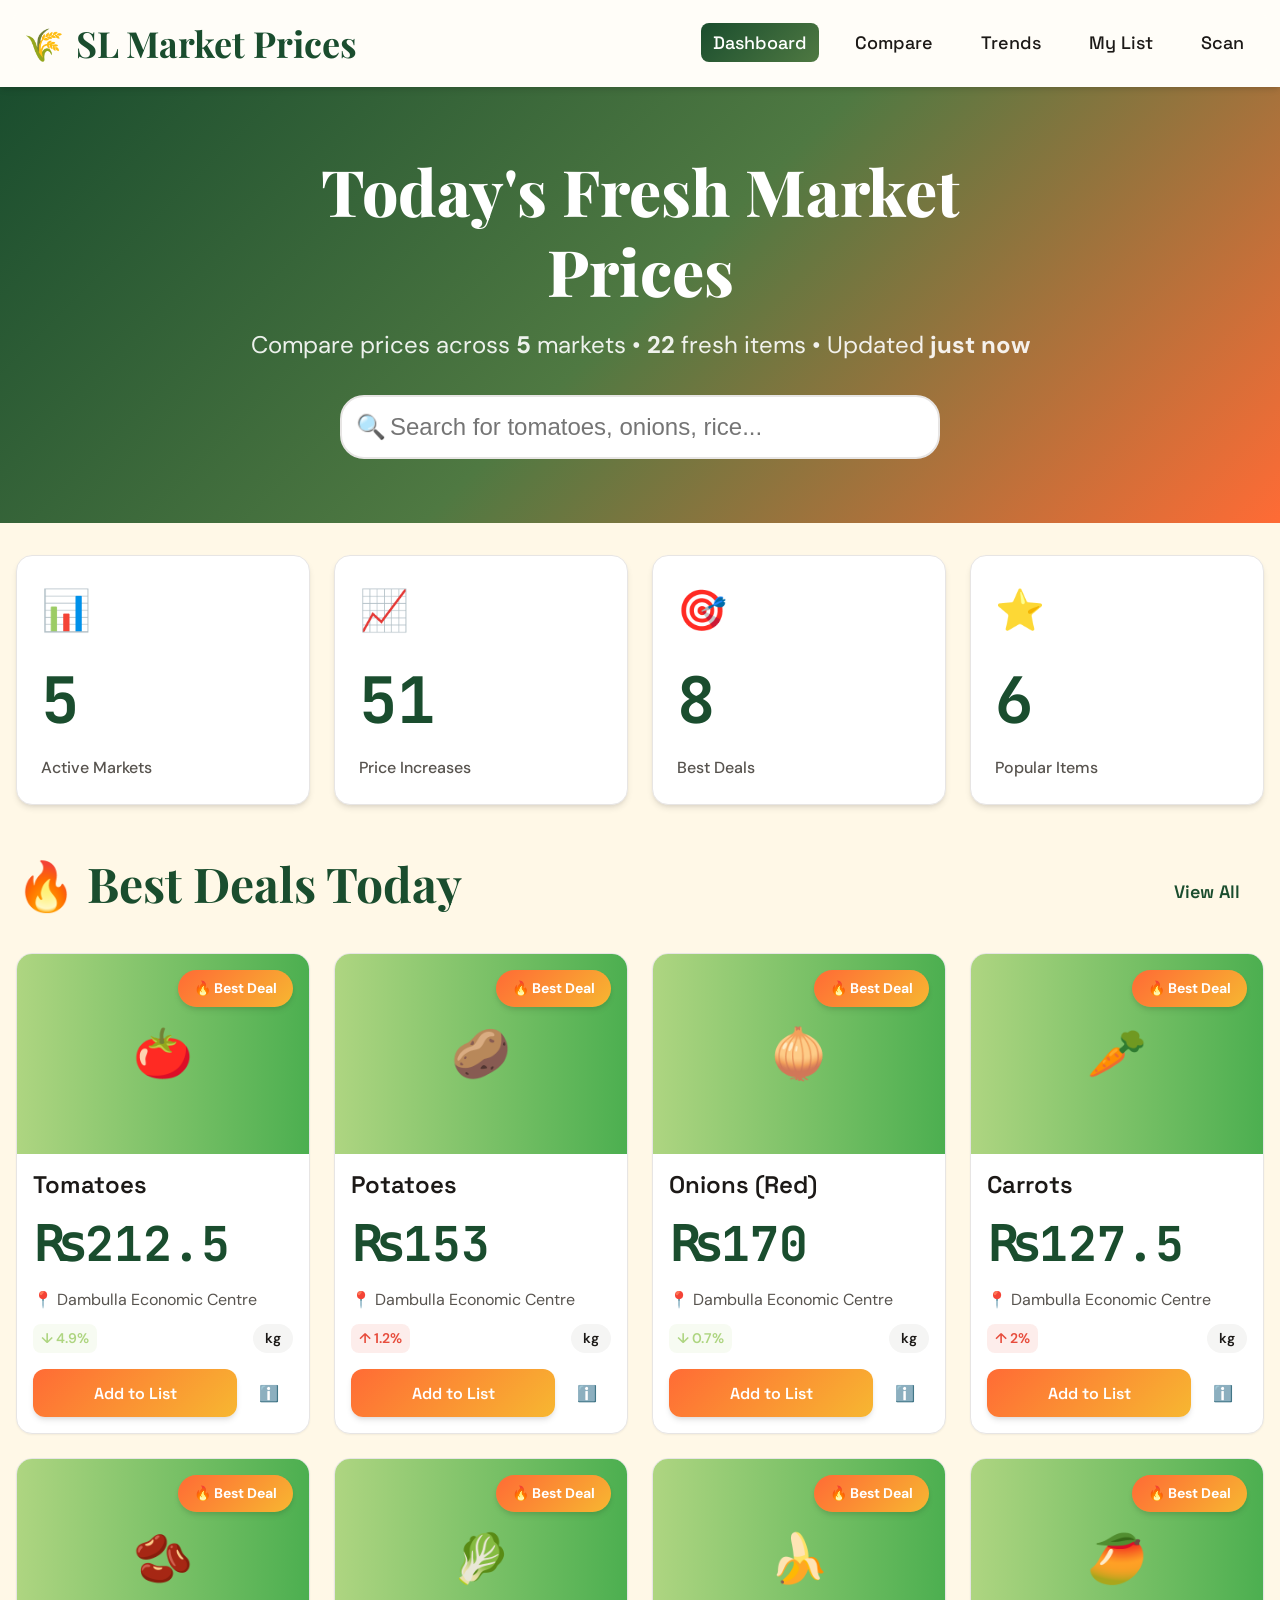
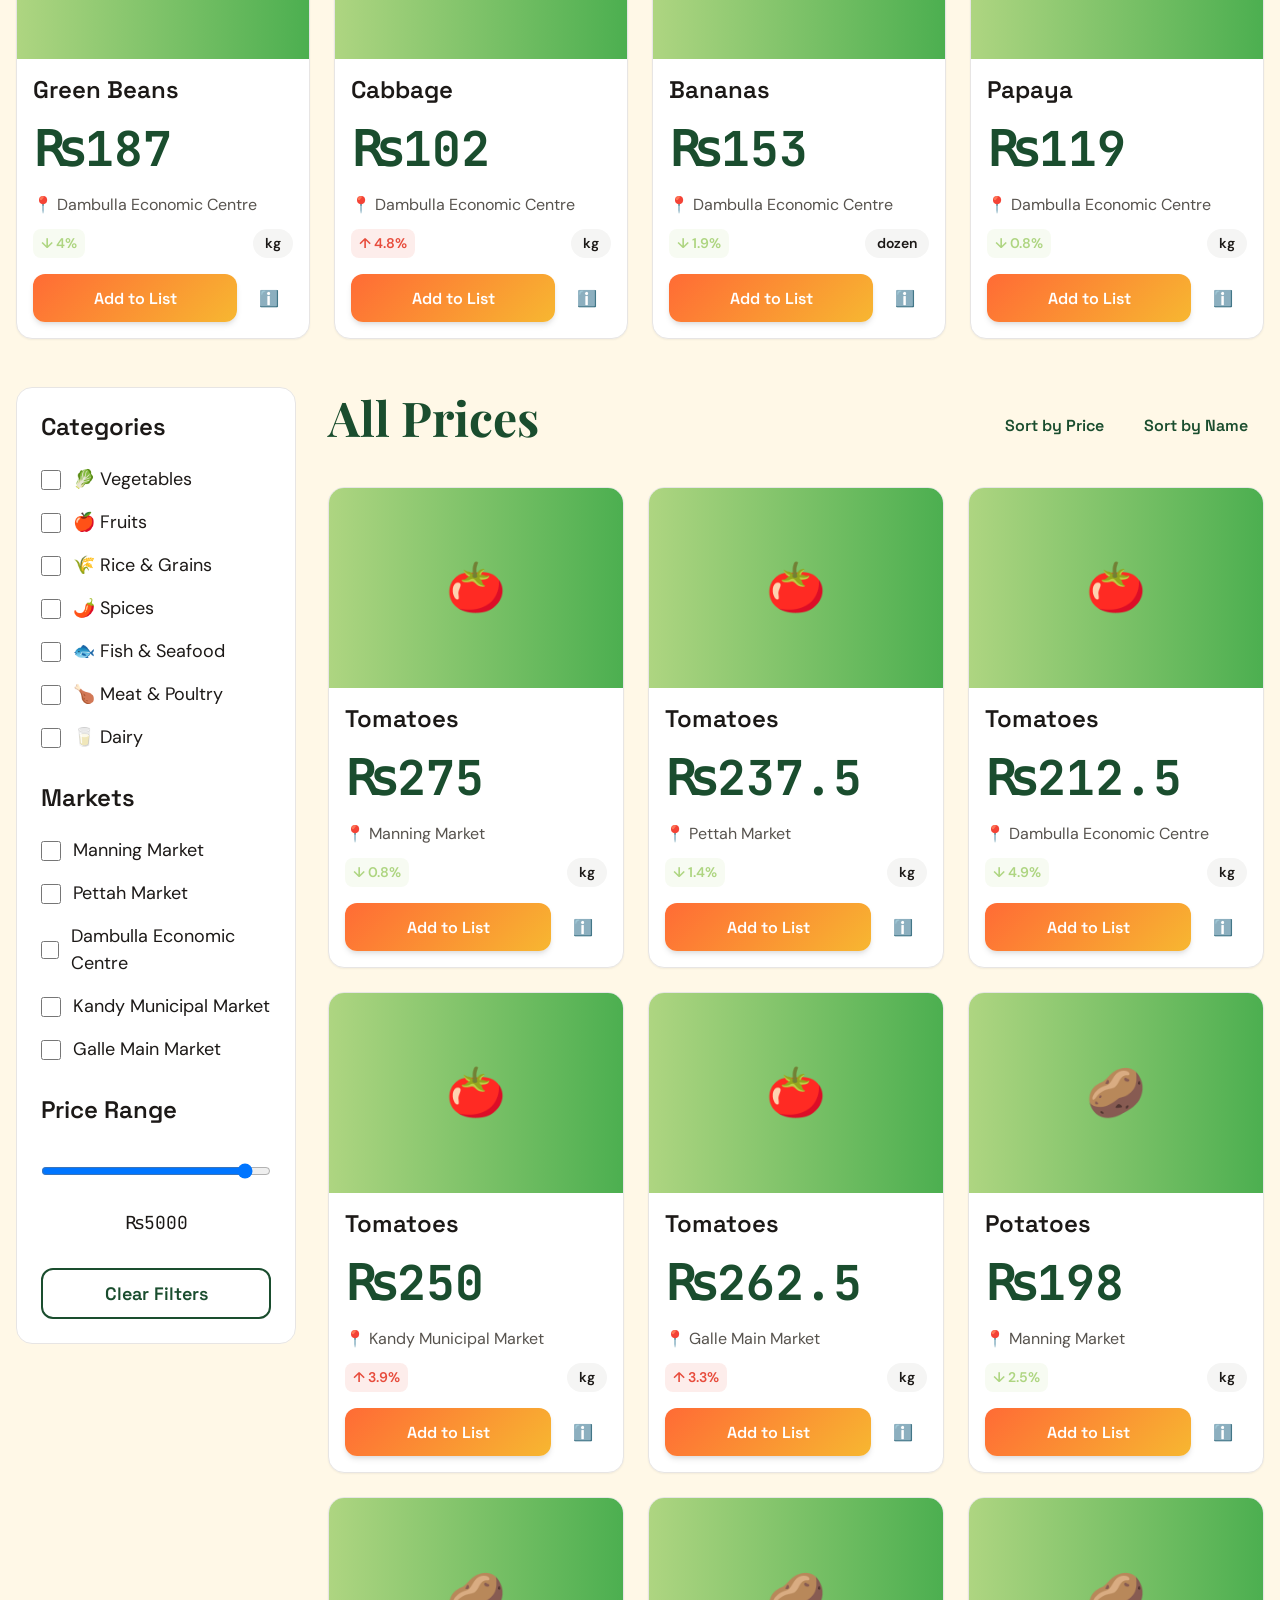
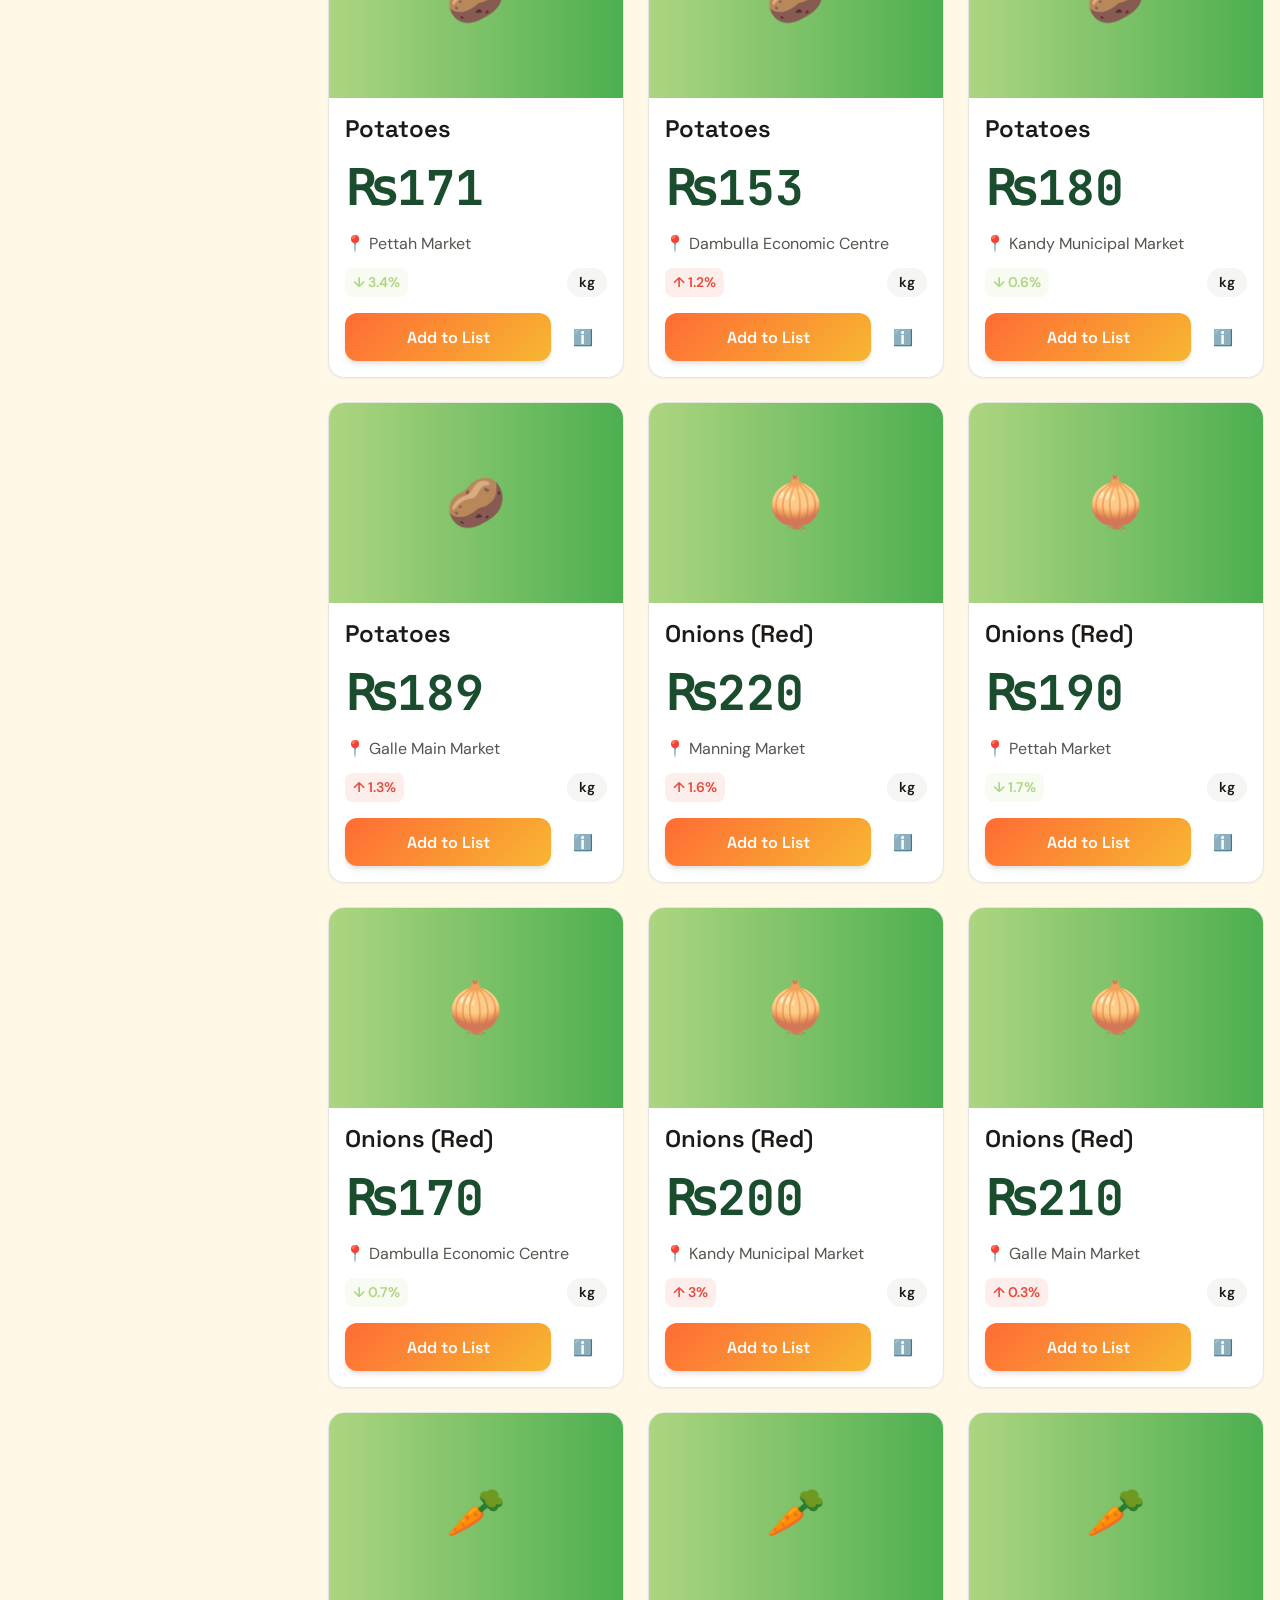
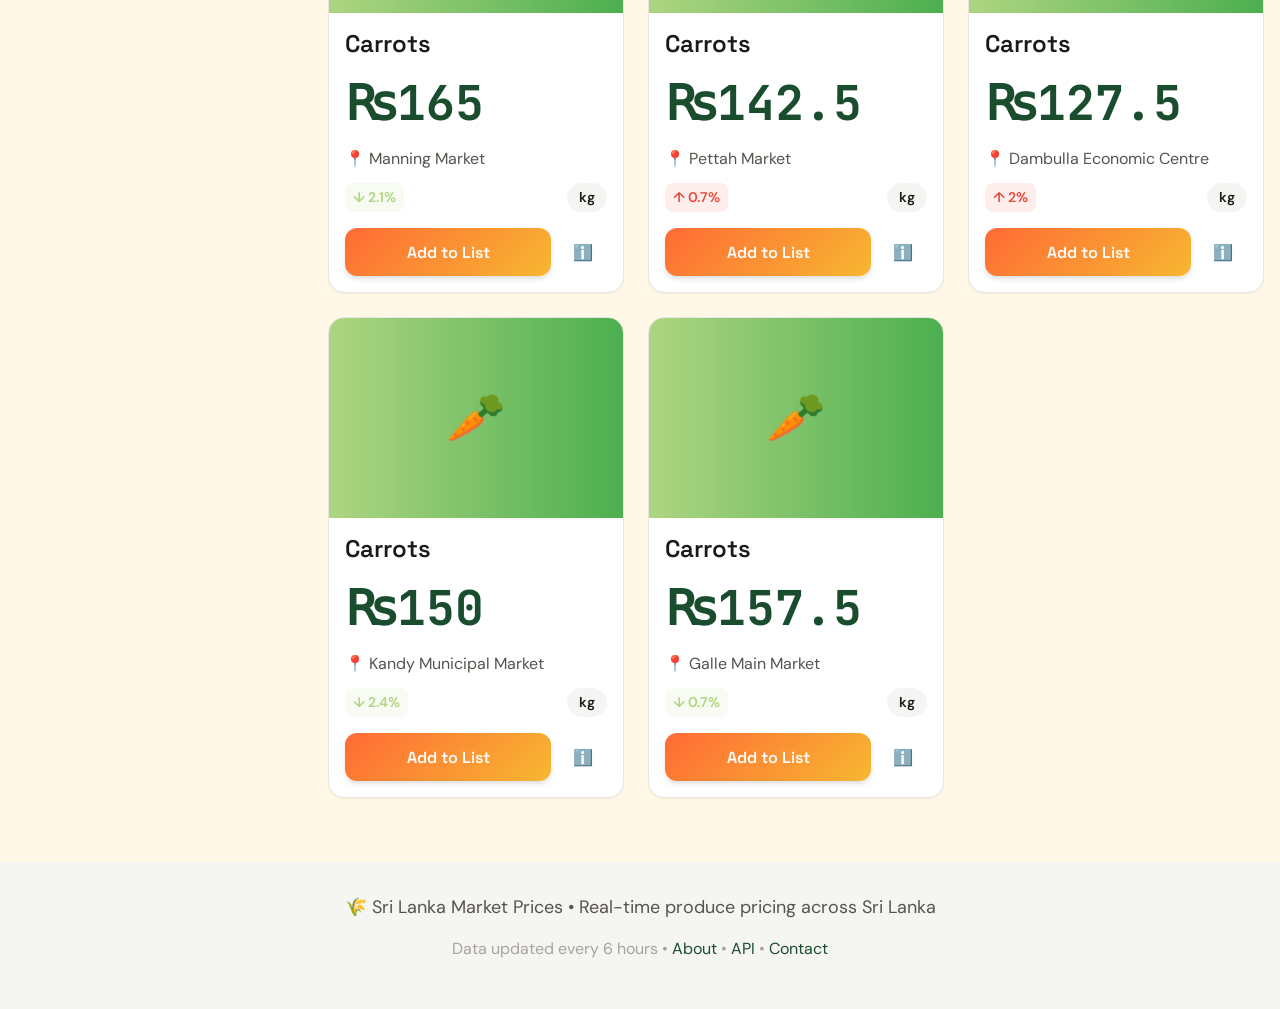
<file: index.html>
<!DOCTYPE html>
<html lang="en">
<head>
    <meta charset="UTF-8">
    <meta name="viewport" content="width=device-width, initial-scale=1.0">
    <meta name="description" content="Real-time market prices for fresh produce across Sri Lanka">
    <title>🌾 Sri Lanka Market Prices - Today's Fresh Deals</title>

    <!-- Google Fonts -->
    <link rel="preconnect" href="https://fonts.googleapis.com">
    <link rel="preconnect" href="https://fonts.gstatic.com" crossorigin>
    <link href="https://fonts.googleapis.com/css2?family=Playfair+Display:wght@700;800&family=DM+Sans:wght@400;500;600;700&family=JetBrains+Mono:wght@500;700&family=Space+Grotesk:wght@500;700&family=Noto+Sans+Sinhala:wght@400;500;700&family=Noto+Sans+Tamil:wght@400;500;700&display=swap" rel="stylesheet">

    <!-- Modern Theme CSS -->
    <link rel="stylesheet" href="styles/modern-theme.css">

    <style>
        /* Additional Dashboard Styles */
        .stats-grid {
            display: grid;
            grid-template-columns: repeat(auto-fit, minmax(250px, 1fr));
            gap: var(--space-6);
            margin: var(--space-8) 0;
        }

        .stat-card {
            background: var(--bg-card);
            padding: var(--space-6);
            border-radius: var(--border-radius-xl);
            border: 1px solid var(--border-color);
            box-shadow: var(--shadow-md);
            transition: all var(--transition-normal);
        }

        .stat-card:hover {
            transform: translateY(-4px);
            box-shadow: var(--shadow-xl);
        }

        .stat-icon {
            font-size: 2.5rem;
            margin-bottom: var(--space-3);
        }

        .stat-value {
            font-family: var(--font-mono);
            font-size: var(--text-3xl);
            font-weight: var(--font-bold);
            color: var(--color-primary);
            margin-bottom: var(--space-2);
        }

        .stat-label {
            font-size: var(--text-sm);
            color: var(--text-secondary);
            font-weight: var(--font-medium);
        }

        .dashboard-section {
            margin: var(--space-12) 0;
        }

        .section-header {
            display: flex;
            justify-content: space-between;
            align-items: center;
            margin-bottom: var(--space-6);
        }

        .section-title {
            font-family: var(--font-display);
            font-size: var(--text-2xl);
            font-weight: var(--font-bold);
            color: var(--color-primary);
        }

        .price-grid {
            display: grid;
            grid-template-columns: repeat(auto-fill, minmax(280px, 1fr));
            gap: var(--space-6);
        }

        .filter-sidebar {
            background: var(--bg-card);
            padding: var(--space-6);
            border-radius: var(--border-radius-xl);
            border: 1px solid var(--border-color);
            height: fit-content;
            position: sticky;
            top: 100px;
        }

        .filter-group {
            margin-bottom: var(--space-6);
        }

        .filter-title {
            font-family: var(--font-accent);
            font-size: var(--text-lg);
            font-weight: var(--font-semibold);
            color: var(--text-primary);
            margin-bottom: var(--space-4);
        }

        .filter-option {
            display: flex;
            align-items: center;
            gap: var(--space-3);
            padding: var(--space-2) 0;
            cursor: pointer;
            transition: color var(--transition-fast);
        }

        .filter-option:hover {
            color: var(--color-primary);
        }

        .filter-option input[type="checkbox"] {
            width: 20px;
            height: 20px;
            accent-color: var(--color-primary);
        }

        .main-layout {
            display: grid;
            grid-template-columns: 280px 1fr;
            gap: var(--space-8);
            margin-top: var(--space-8);
        }

        @media (max-width: 1024px) {
            .main-layout {
                grid-template-columns: 1fr;
            }

            .filter-sidebar {
                position: static;
            }
        }

        .empty-state {
            text-align: center;
            padding: var(--space-16);
            color: var(--text-muted);
        }

        .empty-state-icon {
            font-size: 4rem;
            margin-bottom: var(--space-4);
        }

        /* Loading Skeleton */
        .skeleton-card {
            background: var(--bg-card);
            border-radius: var(--border-radius-xl);
            overflow: hidden;
        }

        .skeleton-img {
            height: 200px;
            background: var(--stone-100);
        }

        .skeleton-content {
            padding: var(--space-4);
        }

        .skeleton-text {
            height: 16px;
            background: var(--stone-100);
            border-radius: var(--border-radius-md);
            margin-bottom: var(--space-2);
        }

        .skeleton-text.large {
            height: 32px;
            width: 70%;
        }
    </style>
</head>
<body>
    <!-- Skip Link for Accessibility -->
    <a href="#main-content" class="skip-link">Skip to main content</a>

    <!-- Navigation Bar -->
    <nav class="navbar" role="navigation" aria-label="Main navigation">
        <div class="navbar-container">
            <a href="index-new.html" class="navbar-brand">
                <span class="navbar-brand-icon">🌾</span>
                <span>SL Market Prices</span>
            </a>

            <button class="navbar-toggle" aria-label="Toggle navigation menu" aria-controls="navMenu" aria-expanded="false" id="navToggle">
                ☰
            </button>

            <ul class="navbar-nav" id="navMenu">
                <li><a href="index-new.html" class="navbar-link active">Dashboard</a></li>
                <li><a href="compare-new.html" class="navbar-link">Compare</a></li>
                <li><a href="trends-new.html" class="navbar-link">Trends</a></li>
                <li><a href="list-new.html" class="navbar-link">My List</a></li>
                <li><a href="scanner/index.html" class="navbar-link">Scan</a></li>
            </ul>
        </div>
    </nav>

    <!-- Hero Section -->
    <section class="hero" role="banner">
        <div class="container">
            <div class="hero-content">
                <h1 class="hero-title">Today's Fresh Market Prices</h1>
                <p class="hero-subtitle">
                    Compare prices across <strong id="marketCount">5</strong> markets •
                    <strong id="produceCount">22</strong> fresh items •
                    Updated <strong>just now</strong>
                </p>

                <!-- Hero Search Bar -->
                <div class="hero-search">
                    <div class="search-bar">
                        <span class="search-icon">🔍</span>
                        <input
                            type="search"
                            class="search-input"
                            placeholder="Search for tomatoes, onions, rice..."
                            aria-label="Search for produce"
                            id="heroSearch"
                        >
                    </div>
                </div>
            </div>
        </div>
    </section>

    <!-- Main Content -->
    <main id="main-content" class="container">

        <!-- Quick Stats -->
        <section class="stats-grid stagger-container" aria-label="Market statistics">
            <div class="stat-card stagger-item">
                <div class="stat-icon">📊</div>
                <div class="stat-value" id="statMarkets">5</div>
                <div class="stat-label">Active Markets</div>
            </div>

            <div class="stat-card stagger-item">
                <div class="stat-icon">📈</div>
                <div class="stat-value" id="statTrending">12</div>
                <div class="stat-label">Price Increases</div>
            </div>

            <div class="stat-card stagger-item">
                <div class="stat-icon">🎯</div>
                <div class="stat-value" id="statDeals">8</div>
                <div class="stat-label">Best Deals</div>
            </div>

            <div class="stat-card stagger-item">
                <div class="stat-icon">⭐</div>
                <div class="stat-value" id="statPopular">6</div>
                <div class="stat-label">Popular Items</div>
            </div>
        </section>

        <!-- Best Deals Section -->
        <section class="dashboard-section" aria-labelledby="best-deals-title">
            <div class="section-header">
                <h2 class="section-title" id="best-deals-title">🔥 Best Deals Today</h2>
                <a href="#" class="btn btn-ghost">View All</a>
            </div>
            <div class="price-grid" id="bestDealsGrid">
                <!-- Best deals will be inserted here -->
            </div>
        </section>

        <!-- Main Price Dashboard -->
        <div class="main-layout">

            <!-- Filter Sidebar -->
            <aside class="filter-sidebar" aria-label="Price filters">
                <div class="filter-group">
                    <h3 class="filter-title">Categories</h3>
                    <div id="categoryFilters">
                        <!-- Category checkboxes will be inserted here -->
                    </div>
                </div>

                <div class="filter-group">
                    <h3 class="filter-title">Markets</h3>
                    <div id="marketFilters">
                        <!-- Market checkboxes will be inserted here -->
                    </div>
                </div>

                <div class="filter-group">
                    <h3 class="filter-title">Price Range</h3>
                    <div style="padding: var(--space-2) 0;">
                        <input
                            type="range"
                            min="0"
                            max="5000"
                            value="5000"
                            class="form-input"
                            id="priceRange"
                            aria-label="Maximum price filter"
                        >
                        <div style="text-align: center; margin-top: var(--space-2); font-family: var(--font-mono);">
                            ₨<span id="priceRangeValue">5000</span>
                        </div>
                    </div>
                </div>

                <button class="btn btn-secondary" style="width: 100%;" id="clearFilters">
                    Clear Filters
                </button>
            </aside>

            <!-- Price Grid -->
            <section aria-labelledby="all-prices-title">
                <div class="section-header">
                    <h2 class="section-title" id="all-prices-title">All Prices</h2>
                    <div class="flex gap-2">
                        <button class="btn btn-sm btn-ghost" id="sortPrice">Sort by Price</button>
                        <button class="btn btn-sm btn-ghost" id="sortName">Sort by Name</button>
                    </div>
                </div>
                <div class="price-grid" id="allPricesGrid">
                    <!-- All prices will be inserted here -->
                </div>

                <!-- Loading State -->
                <div id="loadingState" class="hidden">
                    <div class="price-grid">
                        <!-- Skeleton cards -->
                        <div class="skeleton-card">
                            <div class="skeleton-img skeleton"></div>
                            <div class="skeleton-content">
                                <div class="skeleton-text skeleton"></div>
                                <div class="skeleton-text large skeleton"></div>
                                <div class="skeleton-text skeleton" style="width: 50%;"></div>
                            </div>
                        </div>
                    </div>
                </div>

                <!-- Empty State -->
                <div id="emptyState" class="empty-state hidden">
                    <div class="empty-state-icon">🔍</div>
                    <h3>No prices found</h3>
                    <p>Try adjusting your filters or search terms</p>
                </div>
            </section>
        </div>

    </main>

    <!-- Footer -->
    <footer style="background: var(--stone-100); padding: var(--space-8) 0; margin-top: var(--space-16); text-align: center;">
        <div class="container">
            <p style="color: var(--text-secondary);">
                🌾 Sri Lanka Market Prices • Real-time produce pricing across Sri Lanka
            </p>
            <p style="color: var(--text-muted); font-size: var(--text-sm); margin-top: var(--space-2);">
                Data updated every 6 hours • <a href="#">About</a> • <a href="#">API</a> • <a href="#">Contact</a>
            </p>
        </div>
    </footer>

    <!-- Scripts -->
    <script src="js/demo-data.js"></script>
    <script>
        // Dashboard State
        let filteredPrices = [...allPrices];
        let selectedCategories = new Set();
        let selectedMarkets = new Set();
        let maxPrice = 5000;
        let searchQuery = '';

        // Initialize Dashboard
        function initDashboard() {
            renderStats();
            renderCategoryFilters();
            renderMarketFilters();
            renderBestDeals();
            renderAllPrices();
            attachEventListeners();
        }

        // Render Statistics
        function renderStats() {
            document.getElementById('marketCount').textContent = DEMO_DATA.markets.length;
            document.getElementById('produceCount').textContent = DEMO_DATA.produce.length;
            document.getElementById('statMarkets').textContent = DEMO_DATA.markets.length;

            // Count price increases/decreases
            const increases = allPrices.filter(p => p.change > 0).length;
            const deals = DEMO_DATA.getBestDeals(allPrices).length;

            document.getElementById('statTrending').textContent = increases;
            document.getElementById('statDeals').textContent = deals;
            document.getElementById('statPopular').textContent = DEMO_DATA.getTrendingItems(allPrices).length;
        }

        // Render Category Filters
        function renderCategoryFilters() {
            const container = document.getElementById('categoryFilters');
            container.innerHTML = DEMO_DATA.categories.map(cat => `
                <label class="filter-option">
                    <input type="checkbox" value="${cat.id}" class="category-filter">
                    <span>${cat.icon} ${cat.name}</span>
                </label>
            `).join('');
        }

        // Render Market Filters
        function renderMarketFilters() {
            const container = document.getElementById('marketFilters');
            container.innerHTML = DEMO_DATA.markets.map(market => `
                <label class="filter-option">
                    <input type="checkbox" value="${market.id}" class="market-filter">
                    <span>${market.name}</span>
                </label>
            `).join('');
        }

        // Render Best Deals
        function renderBestDeals() {
            const deals = DEMO_DATA.getBestDeals(allPrices);
            const container = document.getElementById('bestDealsGrid');

            container.innerHTML = deals.map((price, index) => createPriceCard(price, index, true)).join('');
        }

        // Render All Prices
        function renderAllPrices() {
            const container = document.getElementById('allPricesGrid');
            const emptyState = document.getElementById('emptyState');

            if (filteredPrices.length === 0) {
                container.innerHTML = '';
                emptyState.classList.remove('hidden');
            } else {
                emptyState.classList.add('hidden');
                container.innerHTML = filteredPrices.slice(0, 20).map((price, index) =>
                    createPriceCard(price, index)
                ).join('');
            }
        }

        // Create Price Card HTML
        function createPriceCard(price, index, isBestDeal = false) {
            const changeClass = price.change > 0 ? 'up' : 'down';
            const changeIcon = price.change > 0 ? '↑' : '↓';

            return `
                <div class="card price-card stagger-item" style="animation-delay: ${index * 0.05}s;">
                    ${isBestDeal ? '<div class="deal-badge">🔥 Best Deal</div>' : ''}

                    <div class="price-card-image">
                        <span style="font-size: 3rem;">${price.produce.icon}</span>
                    </div>

                    <div class="price-card-content">
                        <h3 class="price-card-title">${price.produce.name}</h3>
                        <div class="price-card-price">₨${price.price}</div>
                        <div class="price-card-market">📍 ${price.market.name}</div>

                        <div style="display: flex; justify-content: space-between; align-items: center; margin-top: var(--space-3);">
                            <span class="price-card-change ${changeClass}">
                                ${changeIcon} ${Math.abs(price.change)}%
                            </span>
                            <span class="badge">${price.produce.unit}</span>
                        </div>

                        <div style="display: flex; gap: var(--space-2); margin-top: var(--space-4);">
                            <button class="btn btn-sm btn-primary" style="flex: 1;" onclick="addToList(${price.produce_id})">
                                Add to List
                            </button>
                            <button class="btn btn-sm btn-icon btn-ghost" onclick="viewDetails(${price.produce_id})" aria-label="View details">
                                ℹ️
                            </button>
                        </div>
                    </div>
                </div>
            `;
        }

        // Filter Prices
        function applyFilters() {
            filteredPrices = allPrices.filter(price => {
                // Category filter
                if (selectedCategories.size > 0 && !selectedCategories.has(price.category.id)) {
                    return false;
                }

                // Market filter
                if (selectedMarkets.size > 0 && !selectedMarkets.has(price.market.id)) {
                    return false;
                }

                // Price filter
                if (price.price > maxPrice) {
                    return false;
                }

                // Search filter
                if (searchQuery) {
                    const query = searchQuery.toLowerCase();
                    const matchesName = price.produce.name.toLowerCase().includes(query);
                    const matchesSinhala = price.produce.name_sinhala.includes(query);
                    const matchesTamil = price.produce.name_tamil.includes(query);

                    if (!matchesName && !matchesSinhala && !matchesTamil) {
                        return false;
                    }
                }

                return true;
            });

            renderAllPrices();
        }

        // Attach Event Listeners
        function attachEventListeners() {
            // Category filters
            document.querySelectorAll('.category-filter').forEach(checkbox => {
                checkbox.addEventListener('change', (e) => {
                    const catId = parseInt(e.target.value);
                    if (e.target.checked) {
                        selectedCategories.add(catId);
                    } else {
                        selectedCategories.delete(catId);
                    }
                    applyFilters();
                });
            });

            // Market filters
            document.querySelectorAll('.market-filter').forEach(checkbox => {
                checkbox.addEventListener('change', (e) => {
                    const marketId = parseInt(e.target.value);
                    if (e.target.checked) {
                        selectedMarkets.add(marketId);
                    } else {
                        selectedMarkets.delete(marketId);
                    }
                    applyFilters();
                });
            });

            // Price range
            const priceRangeInput = document.getElementById('priceRange');
            const priceRangeValue = document.getElementById('priceRangeValue');

            priceRangeInput.addEventListener('input', (e) => {
                maxPrice = parseInt(e.target.value);
                priceRangeValue.textContent = maxPrice;
                applyFilters();
            });

            // Clear filters
            document.getElementById('clearFilters').addEventListener('click', () => {
                selectedCategories.clear();
                selectedMarkets.clear();
                maxPrice = 5000;
                searchQuery = '';

                document.querySelectorAll('.category-filter, .market-filter').forEach(cb => cb.checked = false);
                priceRangeInput.value = 5000;
                priceRangeValue.textContent = '5000';
                document.getElementById('heroSearch').value = '';

                applyFilters();
            });

            // Search
            document.getElementById('heroSearch').addEventListener('input', (e) => {
                searchQuery = e.target.value;
                applyFilters();
            });

            // Sort buttons
            document.getElementById('sortPrice').addEventListener('click', () => {
                filteredPrices.sort((a, b) => a.price - b.price);
                renderAllPrices();
            });

            document.getElementById('sortName').addEventListener('click', () => {
                filteredPrices.sort((a, b) => a.produce.name.localeCompare(b.produce.name));
                renderAllPrices();
            });

            // Mobile nav toggle
            document.getElementById('navToggle').addEventListener('click', (event) => {
                const menu = document.getElementById('navMenu');
                const isOpen = menu.classList.toggle('open');
                event.currentTarget.setAttribute('aria-expanded', String(isOpen));
            });
        }

        // Action Functions
        function addToList(produceId) {
            alert(`Added to shopping list! (Produce ID: ${produceId})`);
            // In production, this would save to shopping list
        }

        function viewDetails(produceId) {
            window.location.href = `trends-new.html?produce=${produceId}`;
        }

        // Initialize on page load
        document.addEventListener('DOMContentLoaded', initDashboard);
    </script>
</body>
</html>
</file>
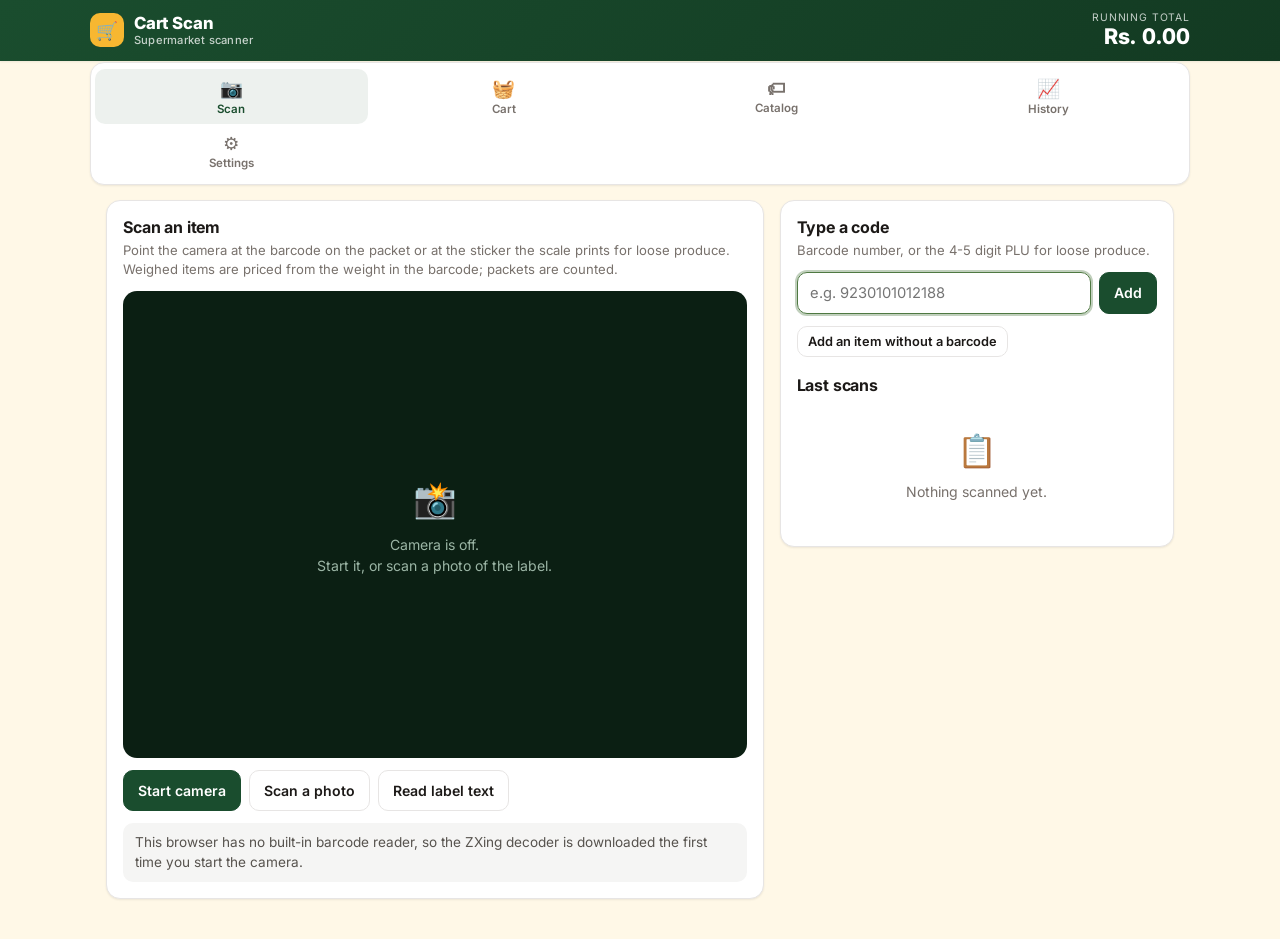
<file: scanner/index.html>
<!DOCTYPE html>
<html lang="en">
<head>
<meta charset="UTF-8">
<meta name="viewport" content="width=device-width, initial-scale=1, viewport-fit=cover">
<meta name="theme-color" content="#1A4D2E">
<meta name="description" content="Scan supermarket barcodes and shelf labels, count what is in the trolley and see the running total before you reach the till.">
<title>Cart Scan - Supermarket Scanner</title>
<link rel="preconnect" href="https://fonts.googleapis.com">
<link rel="preconnect" href="https://fonts.gstatic.com" crossorigin>
<link href="https://fonts.googleapis.com/css2?family=Inter:wght@400;500;600;700;800&display=swap" rel="stylesheet">
<link rel="stylesheet" href="scanner.css">
</head>
<body>

<header class="app-header">
  <div class="row">
    <div class="brand">
      <span class="logo" aria-hidden="true">&#128722;</span>
      <span>Cart Scan<small id="storeLabel">Supermarket scanner</small></span>
    </div>
    <div class="header-total">
      <div class="label">Running total</div>
      <div class="value" id="headerTotal">Rs. 0.00</div>
    </div>
  </div>
</header>

<nav class="tabs" role="tablist" aria-label="Sections">
  <button class="tab" role="tab" id="tab-scan" aria-selected="true" aria-controls="view-scan">
    <span class="icon" aria-hidden="true">&#128247;</span>Scan
  </button>
  <button class="tab" role="tab" id="tab-cart" aria-selected="false" aria-controls="view-cart">
    <span class="icon" aria-hidden="true">&#129530;</span>Cart
    <span class="badge" id="cartBadge" hidden></span>
  </button>
  <button class="tab" role="tab" id="tab-catalog" aria-selected="false" aria-controls="view-catalog">
    <span class="icon" aria-hidden="true">&#127991;</span>Catalog
  </button>
  <button class="tab" role="tab" id="tab-history" aria-selected="false" aria-controls="view-history">
    <span class="icon" aria-hidden="true">&#128200;</span>History
  </button>
  <button class="tab" role="tab" id="tab-settings" aria-selected="false" aria-controls="view-settings">
    <span class="icon" aria-hidden="true">&#9881;</span>Settings
  </button>
</nav>

<main>

  <!-- ============ SCAN ============ -->
  <section class="view" id="view-scan" role="tabpanel" aria-labelledby="tab-scan">
    <div class="split">
      <div class="card">
        <h2>Scan an item</h2>
        <p class="hint">Point the camera at the barcode on the packet or at the sticker the scale prints for loose produce. Weighed items are priced from the weight in the barcode; packets are counted.</p>

        <div class="viewfinder" id="viewfinder">
          <video id="video" playsinline muted></video>
          <div class="reticle" aria-hidden="true"></div>
          <div class="placeholder">
            <span class="big" aria-hidden="true">&#128248;</span>
            Camera is off.<br>Start it, or scan a photo of the label.
          </div>
        </div>

        <div class="btn-row">
          <button class="btn primary" id="btnCamera">Start camera</button>
          <button class="btn" id="btnTorch" hidden>Torch</button>
          <button class="btn" id="btnPhoto">Scan a photo</button>
          <button class="btn" id="btnReadLabel">Read label text</button>
        </div>

        <input type="file" id="filePhoto" accept="image/*" capture="environment" class="visually-hidden">
        <input type="file" id="fileLabel" accept="image/*" capture="environment" class="visually-hidden">

        <div class="status" id="scanStatus">Ready. Camera, photo or keyed-in code - all three add to the same cart.</div>
      </div>

      <div class="card">
        <h2>Type a code</h2>
        <p class="hint">Barcode number, or the 4-5 digit PLU for loose produce.</p>
        <form class="inline-form" id="manualForm">
          <input type="text" id="manualCode" inputmode="numeric" autocomplete="off" placeholder="e.g. 9230101012188">
          <button class="btn primary" type="submit">Add</button>
        </form>

        <div class="btn-row">
          <button class="btn small ghost" id="btnAddFree">Add an item without a barcode</button>
        </div>

        <h2 style="margin-top:18px">Last scans</h2>
        <div class="lines" id="recentScans">
          <div class="empty"><span class="big" aria-hidden="true">&#128203;</span>Nothing scanned yet.</div>
        </div>
      </div>
    </div>
  </section>

  <!-- ============ CART ============ -->
  <section class="view" id="view-cart" role="tabpanel" aria-labelledby="tab-cart" hidden>
    <div class="split">
      <div class="card">
        <h2>Trolley</h2>
        <p class="hint">Tap the stepper to change a count, edit a weight, or type the price straight off the label if it disagrees.</p>
        <div class="lines" id="cartLines"></div>
      </div>

      <div class="card">
        <h2>Total</h2>
        <div class="totals" id="totalsPanel"></div>
        <div class="chip-row" id="categoryChips"></div>
        <div class="btn-row">
          <button class="btn primary wide" id="btnPrint">Print / save receipt</button>
        </div>
        <div class="btn-row">
          <button class="btn" id="btnCSV">Export CSV</button>
          <button class="btn" id="btnJSON">Download JSON</button>
          <button class="btn" id="btnCopyJSON">Copy JSON</button>
          <button class="btn danger" id="btnClear">Clear cart</button>
        </div>
        <div class="status" id="exportStatus" hidden></div>

        <h2 style="margin-top:18px">Check against the till</h2>
        <p class="hint">After paying, type the total the till charged. The exported JSON then carries the difference, line by line, so a mismatch can be traced.</p>
        <label class="field">Till receipt total (Rs.)
          <input type="number" id="setTill" min="0" step="0.01" placeholder="0.00">
        </label>
        <div class="status" id="billStatus" hidden></div>
      </div>
    </div>
  </section>

  <!-- ============ CATALOG ============ -->
  <section class="view" id="view-catalog" role="tabpanel" aria-labelledby="tab-catalog" hidden>
    <div class="split">
      <div class="card">
        <h2>Known products</h2>
        <p class="hint">Every code you name once is recognised and priced automatically the next time you scan it.</p>
        <label class="field">Search
          <input type="search" id="catalogSearch" placeholder="Name, code or category">
        </label>
        <div class="catalog-list" id="catalogList"></div>
      </div>

      <div class="card">
        <h2>Add or update a product</h2>
        <form id="catalogForm" class="view" style="gap:12px">
          <label class="field">Code (barcode or item code)
            <input type="text" id="pCode" inputmode="numeric" required placeholder="923010">
          </label>
          <label class="field">Name
            <input type="text" id="pName" required placeholder="Banana - Seeni">
          </label>
          <div class="grid-2">
            <label class="field">Priced by
              <select id="pPricing">
                <option value="unit">Each / pack</option>
                <option value="weight">Weight (per kg)</option>
              </select>
            </label>
            <label class="field">Price (Rs.)
              <input type="number" id="pPrice" min="0" step="0.01" required placeholder="240.00">
            </label>
          </div>
          <label class="field">Category
            <input type="text" id="pCategory" placeholder="Vegetable" list="categoryOptions">
          </label>
          <datalist id="categoryOptions">
            <option value="Vegetable"></option>
            <option value="Fruit"></option>
            <option value="Grocery"></option>
            <option value="Dairy"></option>
            <option value="Meat &amp; Fish"></option>
            <option value="Bakery"></option>
            <option value="Household"></option>
            <option value="Other"></option>
          </datalist>
          <button class="btn primary wide" type="submit">Save product</button>
        </form>

        <div class="btn-row">
          <button class="btn" id="btnCatalogExport">Export catalog</button>
          <button class="btn" id="btnCatalogImport">Import catalog</button>
          <button class="btn danger" id="btnCatalogReset">Reset to defaults</button>
        </div>
        <input type="file" id="fileCatalog" accept="application/json,.json" class="visually-hidden">
        <div class="status" id="catalogStatus" hidden></div>
      </div>
    </div>
  </section>

  <!-- ============ SETTINGS ============ -->
  <section class="view" id="view-history" role="tabpanel" aria-labelledby="tab-history" hidden>
    <div class="card">
      <h2>What you spend</h2>
      <p class="hint">Every finished trip is kept on this phone. Nothing is uploaded anywhere.</p>
      <div id="historyMonths" class="totals"></div>
    </div>
    <div class="card">
      <h2>Where the money goes</h2>
      <p class="hint">Your biggest items across every trip.</p>
      <div id="historyItems" class="totals"></div>
    </div>
    <div class="card">
      <h2>Trips</h2>
      <div id="historyTrips"></div>
    </div>
  </section>

  <section class="view" id="view-settings" role="tabpanel" aria-labelledby="tab-settings" hidden>
    <div class="split">
      <div class="card">
        <h2>This shopping trip</h2>
        <label class="field">Store
          <input type="text" id="setStore" placeholder="Keells - Nugegoda">
        </label>
        <div class="status" id="storeChain"></div>
        <div class="grid-3" style="margin-top:12px">
          <label class="field">Budget (Rs.)
            <input type="number" id="setBudget" min="0" step="10" placeholder="0">
          </label>
          <label class="field">Discount (%)
            <input type="number" id="setDiscountPercent" min="0" max="100" step="0.5" placeholder="0">
          </label>
          <label class="field">Discount (Rs.)
            <input type="number" id="setDiscountAmount" min="0" step="1" placeholder="0">
          </label>
          <label class="field">Tax added at till (%)
            <input type="number" id="setTax" min="0" max="100" step="0.5" placeholder="0">
          </label>
        </div>
        <p class="hint" style="margin-top:10px">Shelf prices in Sri Lankan supermarkets normally include VAT, so leave tax at 0 unless your receipt adds it separately.</p>
        <label class="switch" style="margin-top:6px">
          <input type="checkbox" id="setMerge" checked>
          Scanning the same packet again adds to its count
        </label>
      </div>

      <div class="card">
        <h2>Scanning</h2>
        <label class="field">Scale label format
          <select id="setRule"></select>
        </label>
        <p class="hint" style="margin-top:8px">Shops encode weighed items differently. The default matches the Keells-style labels shown in the sample photos (<code>92|3010|1|01218|8</code> = item 923010, 1.218&nbsp;kg). Paste a label barcode below to check.</p>
        <label class="field">Test a barcode
          <input type="text" id="setTest" inputmode="numeric" placeholder="9230101012188">
        </label>
        <div class="status" id="setTestOut" hidden></div>

        <h2 style="margin-top:18px">Backend sync (optional)</h2>
        <p class="hint">Leave blank to stay fully offline. With the SL Market API running, the catalog and finished trips are saved to it.</p>
        <label class="field">API base URL
          <input type="text" id="setApi" placeholder="http://localhost:8000">
        </label>
        <div class="btn-row">
          <button class="btn" id="btnApiTest">Test connection</button>
          <button class="btn" id="btnApiPush">Save this trip to the API</button>
        </div>
        <div class="status" id="apiStatus" hidden></div>

        <h2 style="margin-top:18px">Label formats learned</h2>
        <p class="hint">Set the store name before you start. At a supermarket the app has not seen, confirm the first weighed item by hand and its label format is worked out from the code and the weight you typed - every later label there decodes on its own.</p>
        <div class="catalog-list" id="learnedRules"></div>

        <h2 style="margin-top:18px">Scan log</h2>
        <p class="hint">Every scan is recorded - the raw code, how it decoded, which layout won, and whether it made it into the cart. Rejected scans are kept too; they are the ones worth reading after a test run. The log travels inside the exported JSON.</p>
        <div class="status" id="logStatus"></div>
        <label class="switch" style="margin-top:8px">
          <input type="checkbox" id="setKeepOcrText">
          Keep the raw OCR text of each label read
        </label>
        <div class="btn-row">
          <button class="btn danger" id="btnClearLog">Clear scan log</button>
        </div>
      </div>
    </div>
  </section>

</main>

<!-- item editor for unknown codes and free-typed items -->
<dialog id="itemDialog">
  <form method="dialog" class="dialog-body" id="itemForm">
    <h3 id="itemDialogTitle">New item</h3>
    <p class="hint" id="itemDialogHint" style="margin:0"></p>
    <label class="field">Find it in the store list
      <input type="search" id="dSearch" autocomplete="off" placeholder="Type a word - semolina, chilli, milk">
    </label>
    <div class="catalog-list" id="dResults" hidden></div>
    <label class="field">Product name
      <input type="text" id="dName" required>
    </label>
    <div class="grid-2">
      <label class="field">Priced by
        <select id="dPricing">
          <option value="unit">Each / pack</option>
          <option value="weight">Weight (per kg)</option>
        </select>
      </label>
      <label class="field" id="dPriceWrap">Price (Rs.)
        <input type="number" id="dPrice" min="0" step="0.01" required>
      </label>
    </div>
    <div class="grid-2">
      <label class="field" id="dQtyWrap">Count
        <input type="number" id="dQty" min="1" step="1" value="1">
      </label>
      <label class="field" id="dWeightWrap" hidden>Weight (kg)
        <input type="number" id="dWeight" min="0" step="0.001">
      </label>
    </div>
    <label class="field">Category
      <input type="text" id="dCategory" list="categoryOptions" value="Other">
    </label>
    <label class="switch">
      <input type="checkbox" id="dRemember" checked>
      Remember this code in the catalog
    </label>
    <div class="btn-row" style="margin-top:4px">
      <button class="btn primary" value="add" id="dSubmit">Add to cart</button>
      <button class="btn ghost" value="cancel" formnovalidate>Cancel</button>
    </div>
  </form>
</dialog>

<!-- printable receipt -->
<div class="receipt" id="receipt"></div>

<script src="js/barcode.js"></script>
<script src="js/catalog.js"></script>
<script src="js/stores.js"></script>
<script src="js/cart.js"></script>
<script src="js/scanlog.js"></script>
<script src="js/label.js"></script>
<script src="js/scanner.js"></script>
<script src="js/resolve.js"></script>
<script src="js/links.js"></script>
<script src="js/trips.js"></script>
<script src="js/report.js"></script>
<script src="js/api.js"></script>
<script src="js/app.js"></script>
</body>
</html>
</file>
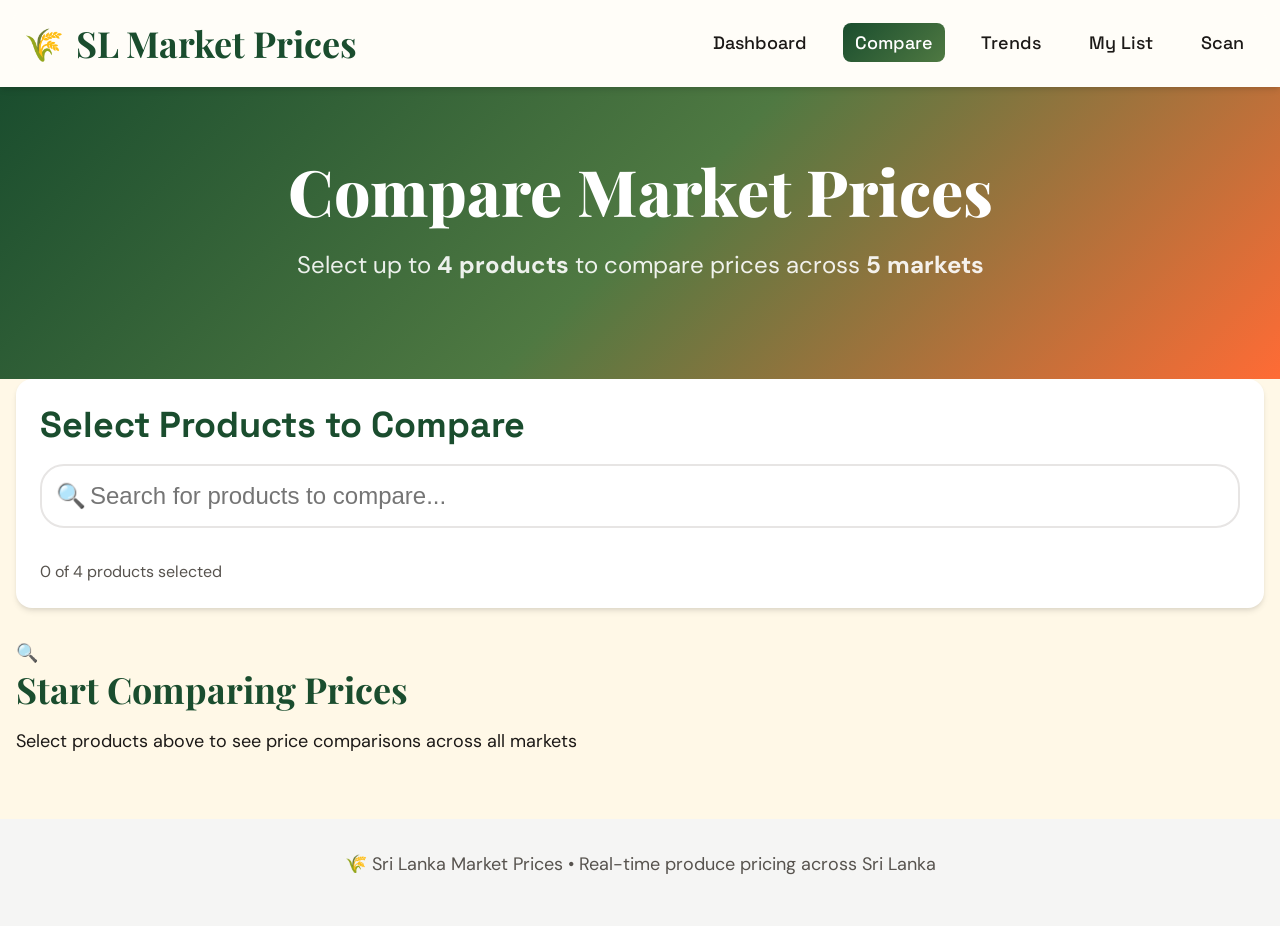
<file: compare-new.html>
<!DOCTYPE html>
<html lang="en">
<head>
    <meta charset="UTF-8">
    <meta name="viewport" content="width=device-width, initial-scale=1.0">
    <meta name="description" content="Compare market prices across Sri Lanka - Find the best deals">
    <title>🔍 Compare Prices - SL Market Prices</title>

    <!-- Google Fonts -->
    <link rel="preconnect" href="https://fonts.googleapis.com">
    <link rel="preconnect" href="https://fonts.gstatic.com" crossorigin>
    <link href="https://fonts.googleapis.com/css2?family=Playfair+Display:wght@700;800&family=DM+Sans:wght@400;500;600;700&family=JetBrains+Mono:wght@500;700&family=Space+Grotesk:wght@500;700&family=Noto+Sans+Sinhala:wght@400;500;700&family=Noto+Sans+Tamil:wght@400;500;700&display=swap" rel="stylesheet">

    <!-- Modern Theme CSS -->
    <link rel="stylesheet" href="styles/modern-theme.css">

    <style>
        .comparison-container {
            margin-top: var(--space-8);
        }

        .product-selector {
            background: var(--bg-card);
            padding: var(--space-6);
            border-radius: var(--border-radius-xl);
            box-shadow: var(--shadow-md);
            margin-bottom: var(--space-8);
        }

        .selected-products {
            display: flex;
            gap: var(--space-4);
            flex-wrap: wrap;
            margin-top: var(--space-4);
        }

        .product-chip {
            display: inline-flex;
            align-items: center;
            gap: var(--space-2);
            padding: var(--space-2) var(--space-4);
            background: var(--gradient-primary);
            color: var(--text-inverse);
            border-radius: var(--border-radius-full);
            font-family: var(--font-accent);
            font-weight: var(--font-semibold);
        }

        .product-chip button {
            background: rgba(255, 255, 255, 0.3);
            border: none;
            color: white;
            width: 20px;
            height: 20px;
            border-radius: 50%;
            cursor: pointer;
            font-size: 0.75rem;
        }

        .comparison-grid {
            display: grid;
            grid-template-columns: repeat(auto-fit, minmax(300px, 1fr));
            gap: var(--space-6);
        }

        .comparison-card {
            background: var(--bg-card);
            border-radius: var(--border-radius-xl);
            overflow: hidden;
            box-shadow: var(--shadow-lg);
            border: 2px solid transparent;
            transition: all var(--transition-normal);
        }

        .comparison-card.best-price {
            border-color: var(--color-success);
            box-shadow: 0 0 0 4px rgba(174, 213, 129, 0.2);
        }

        .comparison-card-header {
            background: var(--gradient-fresh);
            padding: var(--space-6);
            text-align: center;
            position: relative;
        }

        .comparison-card-header .product-icon {
            font-size: 4rem;
            margin-bottom: var(--space-2);
        }

        .comparison-card-title {
            font-family: var(--font-accent);
            font-size: var(--text-xl);
            font-weight: var(--font-bold);
            color: var(--text-inverse);
        }

        .comparison-card-body {
            padding: 0;
        }

        .market-price-row {
            padding: var(--space-4) var(--space-6);
            border-bottom: 1px solid var(--border-color);
            transition: background var(--transition-fast);
        }

        .market-price-row:hover {
            background: var(--bg-overlay);
        }

        .market-price-row:last-child {
            border-bottom: none;
        }

        .market-price-row.best {
            background: rgba(174, 213, 129, 0.1);
            position: relative;
        }

        .market-price-row.best::before {
            content: '⭐';
            position: absolute;
            left: var(--space-3);
            top: 50%;
            transform: translateY(-50%);
        }

        .market-name {
            font-weight: var(--font-semibold);
            color: var(--text-primary);
            margin-bottom: var(--space-1);
        }

        .market-location {
            font-size: var(--text-sm);
            color: var(--text-secondary);
        }

        .market-price {
            font-family: var(--font-mono);
            font-size: var(--text-xl);
            font-weight: var(--font-bold);
            color: var(--color-primary);
        }

        .savings-calculator {
            background: var(--gradient-sunset);
            color: var(--text-inverse);
            padding: var(--space-8);
            border-radius: var(--border-radius-xl);
            margin-top: var(--space-8);
            text-align: center;
        }

        .savings-amount {
            font-family: var(--font-mono);
            font-size: var(--text-3xl);
            font-weight: var(--font-extrabold);
            margin: var(--space-4) 0;
        }

        .autocomplete-dropdown {
            position: absolute;
            top: 100%;
            left: 0;
            right: 0;
            background: var(--bg-card);
            border: 2px solid var(--color-primary);
            border-top: none;
            border-radius: 0 0 var(--border-radius-lg) var(--border-radius-lg);
            max-height: 300px;
            overflow-y: auto;
            z-index: var(--z-dropdown);
            box-shadow: var(--shadow-xl);
        }

        .autocomplete-item {
            padding: var(--space-3) var(--space-4);
            cursor: pointer;
            display: flex;
            align-items: center;
            gap: var(--space-3);
            transition: background var(--transition-fast);
        }

        .autocomplete-item:hover {
            background: var(--bg-overlay);
        }

        .autocomplete-item .icon {
            font-size: 1.5rem;
        }

        .comparison-table {
            background: var(--bg-card);
            border-radius: var(--border-radius-xl);
            overflow: hidden;
            box-shadow: var(--shadow-md);
            margin-top: var(--space-8);
        }

        .comparison-table table {
            width: 100%;
            border-collapse: collapse;
        }

        .comparison-table th {
            background: var(--gradient-primary);
            color: var(--text-inverse);
            padding: var(--space-4);
            text-align: left;
            font-family: var(--font-accent);
            font-weight: var(--font-semibold);
        }

        .comparison-table td {
            padding: var(--space-4);
            border-bottom: 1px solid var(--border-color);
        }

        .comparison-table tr:last-child td {
            border-bottom: none;
        }

        .comparison-table tr:hover {
            background: var(--bg-overlay);
        }

        .best-indicator {
            display: inline-flex;
            align-items: center;
            gap: var(--space-1);
            padding: var(--space-1) var(--space-2);
            background: var(--color-success);
            color: var(--text-inverse);
            border-radius: var(--border-radius-md);
            font-size: var(--text-xs);
            font-weight: var(--font-bold);
        }
    </style>
</head>
<body>
    <a href="#main-content" class="skip-link">Skip to main content</a>

    <!-- Navigation Bar -->
    <nav class="navbar" role="navigation" aria-label="Main navigation">
        <div class="navbar-container">
            <a href="index-new.html" class="navbar-brand">
                <span class="navbar-brand-icon">🌾</span>
                <span>SL Market Prices</span>
            </a>

            <button class="navbar-toggle" aria-label="Toggle navigation menu" aria-controls="navMenu" aria-expanded="false" id="navToggle">
                ☰
            </button>

            <ul class="navbar-nav" id="navMenu">
                <li><a href="index-new.html" class="navbar-link">Dashboard</a></li>
                <li><a href="compare-new.html" class="navbar-link active">Compare</a></li>
                <li><a href="trends-new.html" class="navbar-link">Trends</a></li>
                <li><a href="list-new.html" class="navbar-link">My List</a></li>
                <li><a href="scanner/index.html" class="navbar-link">Scan</a></li>
            </ul>
        </div>
    </nav>

    <!-- Hero Section -->
    <section class="hero">
        <div class="container">
            <div class="hero-content">
                <h1 class="hero-title">Compare Market Prices</h1>
                <p class="hero-subtitle">
                    Select up to <strong>4 products</strong> to compare prices across <strong>5 markets</strong>
                </p>
            </div>
        </div>
    </section>

    <!-- Main Content -->
    <main id="main-content" class="container">

        <!-- Product Selector -->
        <section class="product-selector animate-fade-in-up">
            <h2 style="font-family: var(--font-accent); font-size: var(--text-xl); margin-bottom: var(--space-4);">
                Select Products to Compare
            </h2>

            <div style="position: relative;">
                <div class="search-bar">
                    <span class="search-icon">🔍</span>
                    <input
                        type="search"
                        class="search-input"
                        placeholder="Search for products to compare..."
                        aria-label="Search products"
                        id="productSearch"
                        autocomplete="off"
                    >
                </div>
                <div id="autocompleteDropdown" class="autocomplete-dropdown hidden"></div>
            </div>

            <div class="selected-products" id="selectedProducts">
                <!-- Selected product chips will appear here -->
            </div>

            <div style="margin-top: var(--space-4); color: var(--text-secondary); font-size: var(--text-sm);">
                <span id="productCount">0</span> of 4 products selected
            </div>
        </section>

        <!-- Comparison Results -->
        <section id="comparisonResults" class="comparison-container">
            <!-- Comparison cards will be inserted here -->
        </section>

        <!-- Savings Calculator -->
        <section id="savingsSection" class="hidden">
            <div class="savings-calculator animate-scale-in">
                <h2 style="font-size: var(--text-2xl); margin-bottom: var(--space-2);">
                    💰 Potential Savings
                </h2>
                <p style="opacity: 0.9;">Buy from the best markets and save:</p>
                <div class="savings-amount">₨<span id="savingsAmount">0</span></div>
                <p style="font-size: var(--text-sm); opacity: 0.9;">
                    That's <strong><span id="savingsPercent">0</span>%</strong> off compared to the most expensive option!
                </p>
                <button class="btn btn-primary" style="margin-top: var(--space-4);" onclick="addAllToList()">
                    Add All to Shopping List
                </button>
            </div>
        </section>

        <!-- Detailed Comparison Table -->
        <section id="comparisonTable" class="hidden">
            <h2 class="section-title" style="margin-top: var(--space-12); margin-bottom: var(--space-6);">
                📊 Detailed Comparison
            </h2>
            <div class="comparison-table">
                <table>
                    <thead>
                        <tr>
                            <th>Market</th>
                            <th id="tableHeaders"></th>
                        </tr>
                    </thead>
                    <tbody id="tableBody">
                        <!-- Table rows will be inserted here -->
                    </tbody>
                </table>
            </div>
        </section>

        <!-- Empty State -->
        <div id="emptyState" class="empty-state">
            <div class="empty-state-icon">🔍</div>
            <h3>Start Comparing Prices</h3>
            <p>Select products above to see price comparisons across all markets</p>
        </div>

    </main>

    <!-- Footer -->
    <footer style="background: var(--stone-100); padding: var(--space-8) 0; margin-top: var(--space-16); text-align: center;">
        <div class="container">
            <p style="color: var(--text-secondary);">
                🌾 Sri Lanka Market Prices • Real-time produce pricing across Sri Lanka
            </p>
        </div>
    </footer>

    <!-- Scripts -->
    <script src="js/demo-data.js"></script>
    <script>
        // Comparison State
        let selectedProducts = [];
        const MAX_PRODUCTS = 4;

        // Initialize
        function initComparison() {
            attachEventListeners();
            renderEmptyState();
        }

        // Attach Event Listeners
        function attachEventListeners() {
            const searchInput = document.getElementById('productSearch');
            const dropdown = document.getElementById('autocompleteDropdown');

            // Search with autocomplete
            searchInput.addEventListener('input', (e) => {
                const query = e.target.value.toLowerCase();

                if (query.length < 2) {
                    dropdown.classList.add('hidden');
                    return;
                }

                const matches = DEMO_DATA.produce.filter(p =>
                    p.name.toLowerCase().includes(query) ||
                    p.name_sinhala.includes(query) ||
                    p.name_tamil.includes(query)
                );

                if (matches.length > 0) {
                    renderAutocomplete(matches);
                    dropdown.classList.remove('hidden');
                } else {
                    dropdown.classList.add('hidden');
                }
            });

            // Close dropdown when clicking outside
            document.addEventListener('click', (e) => {
                if (!e.target.closest('.search-bar')) {
                    dropdown.classList.add('hidden');
                }
            });

            // Mobile nav toggle
            document.getElementById('navToggle').addEventListener('click', (event) => {
                const menu = document.getElementById('navMenu');
                const isOpen = menu.classList.toggle('open');
                event.currentTarget.setAttribute('aria-expanded', String(isOpen));
            });
        }

        // Render Autocomplete
        function renderAutocomplete(products) {
            const dropdown = document.getElementById('autocompleteDropdown');

            dropdown.innerHTML = products.slice(0, 8).map(product => `
                <div class="autocomplete-item" onclick="selectProduct(${product.id})">
                    <span class="icon">${product.icon}</span>
                    <div>
                        <div style="font-weight: 600;">${product.name}</div>
                        <div style="font-size: var(--text-sm); color: var(--text-secondary);">
                            ${product.name_sinhala} • ${product.name_tamil}
                        </div>
                    </div>
                </div>
            `).join('');
        }

        // Select Product
        function selectProduct(productId) {
            if (selectedProducts.includes(productId)) {
                return; // Already selected
            }

            if (selectedProducts.length >= MAX_PRODUCTS) {
                alert('Maximum 4 products can be compared at once');
                return;
            }

            selectedProducts.push(productId);
            renderSelectedProducts();
            renderComparison();

            // Clear search
            document.getElementById('productSearch').value = '';
            document.getElementById('autocompleteDropdown').classList.add('hidden');
        }

        // Remove Product
        function removeProduct(productId) {
            selectedProducts = selectedProducts.filter(id => id !== productId);
            renderSelectedProducts();
            renderComparison();
        }

        // Render Selected Products
        function renderSelectedProducts() {
            const container = document.getElementById('selectedProducts');
            const countElement = document.getElementById('productCount');

            countElement.textContent = selectedProducts.length;

            if (selectedProducts.length === 0) {
                container.innerHTML = '';
                return;
            }

            container.innerHTML = selectedProducts.map(id => {
                const product = DEMO_DATA.produce.find(p => p.id === id);
                return `
                    <div class="product-chip">
                        <span>${product.icon} ${product.name}</span>
                        <button onclick="removeProduct(${id})" aria-label="Remove ${product.name}">×</button>
                    </div>
                `;
            }).join('');
        }

        // Render Comparison
        function renderComparison() {
            const resultsContainer = document.getElementById('comparisonResults');
            const emptyState = document.getElementById('emptyState');
            const savingsSection = document.getElementById('savingsSection');
            const tableSection = document.getElementById('comparisonTable');

            if (selectedProducts.length === 0) {
                resultsContainer.innerHTML = '';
                emptyState.classList.remove('hidden');
                savingsSection.classList.add('hidden');
                tableSection.classList.add('hidden');
                return;
            }

            emptyState.classList.add('hidden');

            // Get prices for selected products
            const comparisonData = selectedProducts.map(productId => {
                const product = DEMO_DATA.produce.find(p => p.id === productId);
                const prices = allPrices.filter(p => p.produce_id === productId);

                // Find best price
                const bestPrice = Math.min(...prices.map(p => p.price));
                const worstPrice = Math.max(...prices.map(p => p.price));

                return { product, prices, bestPrice, worstPrice };
            });

            // Render comparison cards
            resultsContainer.innerHTML = `
                <div class="comparison-grid">
                    ${comparisonData.map((data, index) => createComparisonCard(data, index)).join('')}
                </div>
            `;

            // Calculate and show savings
            calculateSavings(comparisonData);
            savingsSection.classList.remove('hidden');

            // Render comparison table
            renderComparisonTable(comparisonData);
            tableSection.classList.remove('hidden');
        }

        // Create Comparison Card
        function createComparisonCard(data, index) {
            const { product, prices, bestPrice } = data;

            return `
                <div class="comparison-card stagger-item" style="animation-delay: ${index * 0.1}s;">
                    <div class="comparison-card-header">
                        <div class="product-icon">${product.icon}</div>
                        <h3 class="comparison-card-title">${product.name}</h3>
                        <div style="font-size: var(--text-sm); opacity: 0.9;">
                            ${product.name_sinhala}
                        </div>
                    </div>
                    <div class="comparison-card-body">
                        ${prices.map(price => {
                            const isBest = price.price === bestPrice;
                            return `
                                <div class="market-price-row ${isBest ? 'best' : ''}">
                                    <div style="display: flex; justify-content: space-between; align-items: center;">
                                        <div>
                                            <div class="market-name">${price.market.name}</div>
                                            <div class="market-location">📍 ${price.market.location}</div>
                                        </div>
                                        <div style="text-align: right;">
                                            <div class="market-price">₨${price.price}</div>
                                            ${isBest ? '<div class="best-indicator">⭐ Best Price</div>' : ''}
                                        </div>
                                    </div>
                                </div>
                            `;
                        }).join('')}
                    </div>
                </div>
            `;
        }

        // Calculate Savings
        function calculateSavings(comparisonData) {
            let bestTotal = 0;
            let worstTotal = 0;

            comparisonData.forEach(data => {
                bestTotal += data.bestPrice;
                worstTotal += data.worstPrice;
            });

            const savings = worstTotal - bestTotal;
            const savingsPercent = ((savings / worstTotal) * 100).toFixed(1);

            document.getElementById('savingsAmount').textContent = savings.toFixed(2);
            document.getElementById('savingsPercent').textContent = savingsPercent;
        }

        // Render Comparison Table
        function renderComparisonTable(comparisonData) {
            const tableHeaders = document.getElementById('tableHeaders');
            const tableBody = document.getElementById('tableBody');

            // Table headers (product names)
            tableHeaders.innerHTML = comparisonData.map(data =>
                `<th>${data.product.name}</th>`
            ).join('');

            // Table rows (one per market)
            const marketRows = DEMO_DATA.markets.map(market => {
                const cells = comparisonData.map(data => {
                    const price = data.prices.find(p => p.market_id === market.id);
                    const isBest = price.price === data.bestPrice;

                    return `
                        <td style="text-align: center;">
                            <div style="font-family: var(--font-mono); font-weight: bold; color: var(--color-primary);">
                                ₨${price.price}
                            </div>
                            ${isBest ? '<div class="best-indicator" style="margin-top: var(--space-1);">⭐ Best</div>' : ''}
                        </td>
                    `;
                }).join('');

                return `
                    <tr>
                        <td><strong>${market.name}</strong><br><span style="font-size: var(--text-sm); color: var(--text-secondary);">${market.location}</span></td>
                        ${cells}
                    </tr>
                `;
            }).join('');

            tableBody.innerHTML = marketRows;
        }

        // Render Empty State
        function renderEmptyState() {
            document.getElementById('emptyState').classList.remove('hidden');
        }

        // Add All to List
        function addAllToList() {
            alert(`Added ${selectedProducts.length} products to your shopping list!`);
            // In production, this would save to shopping list
        }

        // Initialize on page load
        document.addEventListener('DOMContentLoaded', initComparison);
    </script>
</body>
</html>
</file>
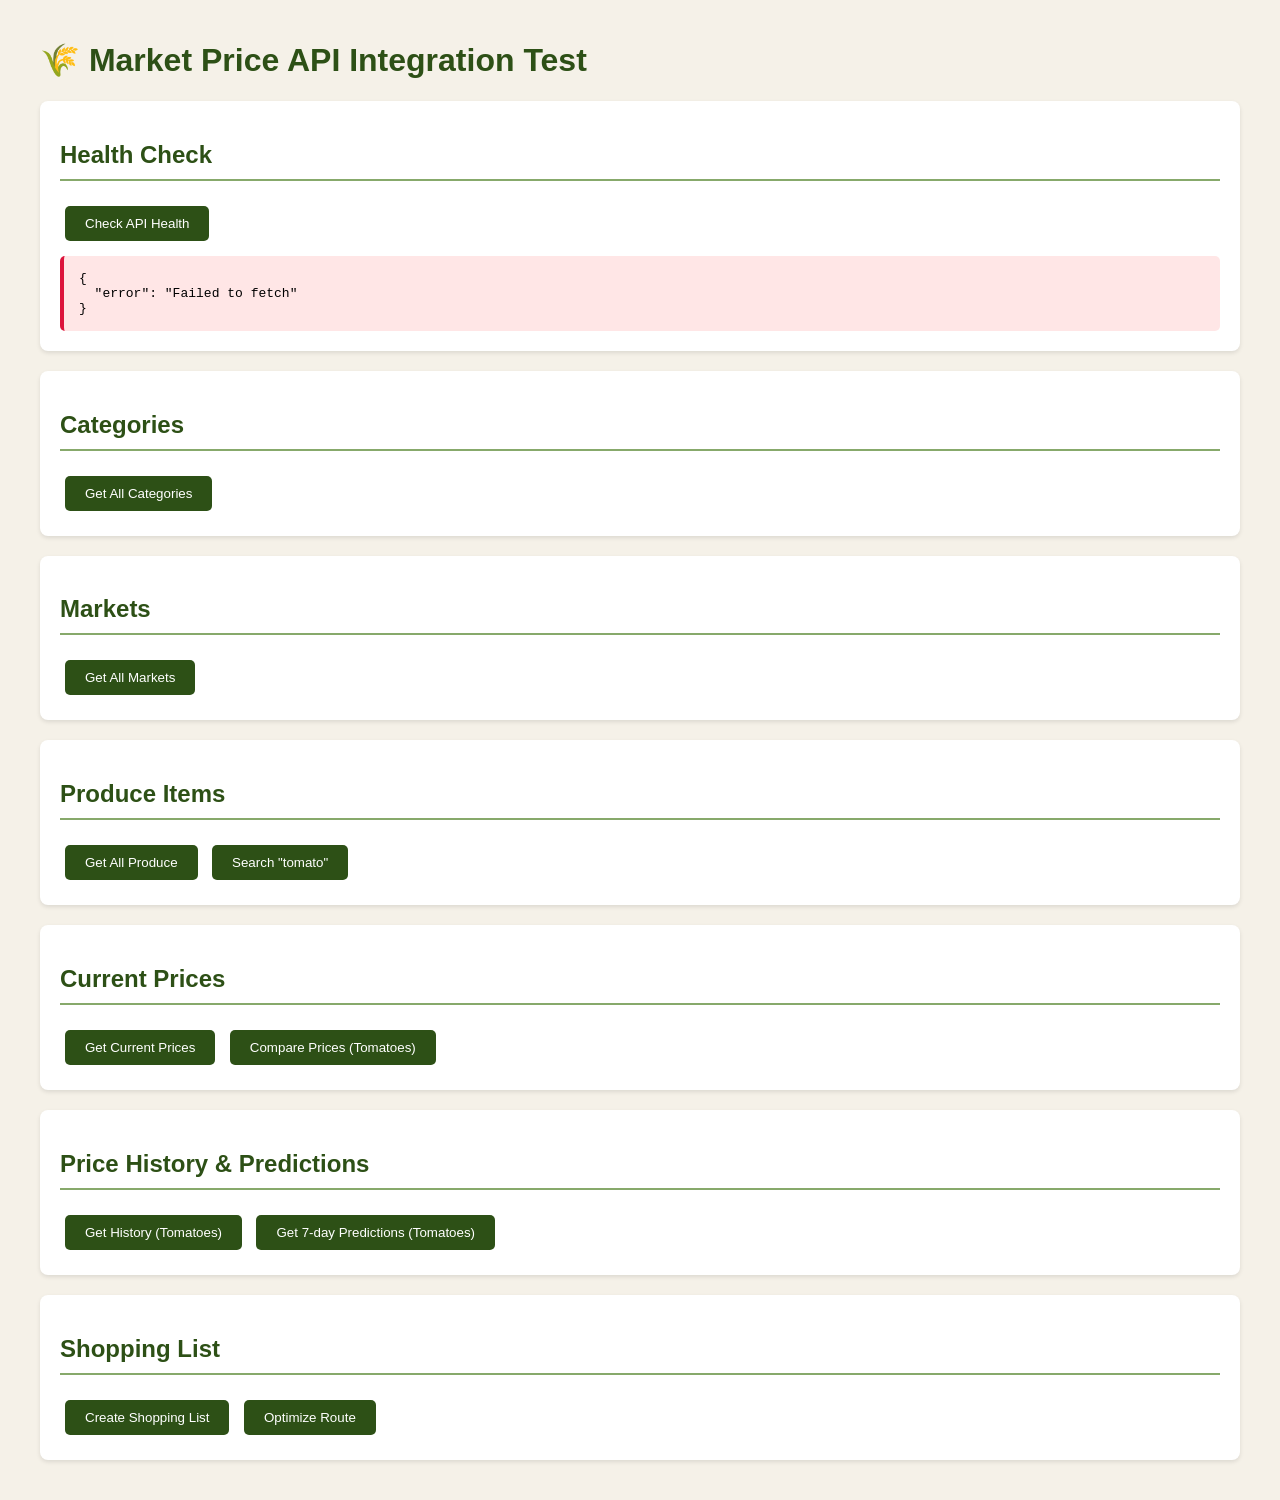
<file: test-api.html>
<!DOCTYPE html>
<html lang="en">
<head>
    <meta charset="UTF-8">
    <meta name="viewport" content="width=device-width, initial-scale=1.0">
    <title>API Integration Test - SL Market Prices</title>
    <style>
        body {
            font-family: 'Inter', sans-serif;
            max-width: 1200px;
            margin: 0 auto;
            padding: 20px;
            background: #F5F1E8;
        }
        h1 {
            color: #2D5016;
        }
        .test-section {
            background: white;
            padding: 20px;
            margin: 20px 0;
            border-radius: 8px;
            box-shadow: 0 2px 4px rgba(0,0,0,0.1);
        }
        .test-section h2 {
            color: #2D5016;
            border-bottom: 2px solid #87A96B;
            padding-bottom: 10px;
        }
        button {
            background: #2D5016;
            color: white;
            border: none;
            padding: 10px 20px;
            border-radius: 5px;
            cursor: pointer;
            margin: 5px;
        }
        button:hover {
            background: #87A96B;
        }
        .result {
            background: #f9f9f9;
            padding: 15px;
            margin-top: 10px;
            border-radius: 5px;
            border-left: 4px solid #87A96B;
            max-height: 400px;
            overflow-y: auto;
        }
        .error {
            background: #ffe6e6;
            border-left-color: #DC143C;
        }
        .success {
            background: #e6ffe6;
            border-left-color: #2D5016;
        }
        pre {
            margin: 0;
            white-space: pre-wrap;
            word-wrap: break-word;
        }
        .status {
            display: inline-block;
            padding: 5px 10px;
            border-radius: 3px;
            margin-right: 10px;
        }
        .status.healthy {
            background: #2D5016;
            color: white;
        }
        .status.unhealthy {
            background: #DC143C;
            color: white;
        }
    </style>
</head>
<body>
    <h1>🌾 Market Price API Integration Test</h1>

    <div class="test-section">
        <h2>Health Check</h2>
        <button onclick="testHealthCheck()">Check API Health</button>
        <div id="health-result"></div>
    </div>

    <div class="test-section">
        <h2>Categories</h2>
        <button onclick="testGetCategories()">Get All Categories</button>
        <div id="categories-result"></div>
    </div>

    <div class="test-section">
        <h2>Markets</h2>
        <button onclick="testGetMarkets()">Get All Markets</button>
        <div id="markets-result"></div>
    </div>

    <div class="test-section">
        <h2>Produce Items</h2>
        <button onclick="testGetProduce()">Get All Produce</button>
        <button onclick="testSearchProduce()">Search "tomato"</button>
        <div id="produce-result"></div>
    </div>

    <div class="test-section">
        <h2>Current Prices</h2>
        <button onclick="testGetPrices()">Get Current Prices</button>
        <button onclick="testComparePrices()">Compare Prices (Tomatoes)</button>
        <div id="prices-result"></div>
    </div>

    <div class="test-section">
        <h2>Price History & Predictions</h2>
        <button onclick="testPriceHistory()">Get History (Tomatoes)</button>
        <button onclick="testPricePredictions()">Get 7-day Predictions (Tomatoes)</button>
        <div id="history-result"></div>
    </div>

    <div class="test-section">
        <h2>Shopping List</h2>
        <button onclick="testCreateShoppingList()">Create Shopping List</button>
        <button onclick="testOptimizeRoute()">Optimize Route</button>
        <div id="shopping-result"></div>
    </div>

    <script src="js/api.js"></script>
    <script>
        // Display helper
        function displayResult(elementId, data, isError = false) {
            const element = document.getElementById(elementId);
            const resultDiv = document.createElement('div');
            resultDiv.className = isError ? 'result error' : 'result success';
            resultDiv.innerHTML = `<pre>${JSON.stringify(data, null, 2)}</pre>`;
            element.innerHTML = '';
            element.appendChild(resultDiv);
        }

        // Health Check
        async function testHealthCheck() {
            try {
                const result = await api.healthCheck();
                const statusHTML = `<span class="status ${result.status}">${result.status.toUpperCase()}</span>`;
                displayResult('health-result', result);
            } catch (error) {
                displayResult('health-result', { error: error.message }, true);
            }
        }

        // Categories
        async function testGetCategories() {
            try {
                const categories = await api.getCategories();
                displayResult('categories-result', {
                    count: categories.length,
                    categories: categories
                });
            } catch (error) {
                displayResult('categories-result', { error: error.message }, true);
            }
        }

        // Markets
        async function testGetMarkets() {
            try {
                const markets = await api.getMarkets();
                displayResult('markets-result', {
                    count: markets.length,
                    markets: markets
                });
            } catch (error) {
                displayResult('markets-result', { error: error.message }, true);
            }
        }

        // Produce
        async function testGetProduce() {
            try {
                const produce = await api.getProduce({ limit: 10 });
                displayResult('produce-result', {
                    count: produce.length,
                    produce: produce
                });
            } catch (error) {
                displayResult('produce-result', { error: error.message }, true);
            }
        }

        async function testSearchProduce() {
            try {
                const results = await api.searchProduce('tomato');
                displayResult('produce-result', {
                    search: 'tomato',
                    results: results
                });
            } catch (error) {
                displayResult('produce-result', { error: error.message }, true);
            }
        }

        // Prices
        async function testGetPrices() {
            try {
                const prices = await api.getPrices({ limit: 10 });
                displayResult('prices-result', {
                    count: prices.length,
                    prices: prices
                });
            } catch (error) {
                displayResult('prices-result', { error: error.message }, true);
            }
        }

        async function testComparePrices() {
            try {
                const comparison = await api.comparePrices([1]); // Tomatoes ID = 1
                displayResult('prices-result', comparison);
            } catch (error) {
                displayResult('prices-result', { error: error.message }, true);
            }
        }

        // History & Predictions
        async function testPriceHistory() {
            try {
                const history = await api.getPriceHistory(1, { days: 30 }); // Tomatoes
                displayResult('history-result', {
                    produce_id: 1,
                    days: 30,
                    history: history
                });
            } catch (error) {
                displayResult('history-result', { error: error.message }, true);
            }
        }

        async function testPricePredictions() {
            try {
                const predictions = await api.getPricePredictions(1, 7); // Tomatoes, 7 days
                displayResult('history-result', predictions);
            } catch (error) {
                displayResult('history-result', { error: error.message }, true);
            }
        }

        // Shopping List
        let createdListId = null;

        async function testCreateShoppingList() {
            try {
                const listData = {
                    user_id: "test_user_123",
                    name: "Weekly Groceries",
                    budget: 5000,
                    items: [
                        { produce_id: 1, quantity: 2, unit: "kg" },  // Tomatoes
                        { produce_id: 2, quantity: 3, unit: "kg" },  // Potatoes
                        { produce_id: 3, quantity: 1, unit: "kg" }   // Onions
                    ]
                };

                const result = await api.createShoppingList(listData);
                createdListId = result.id;
                displayResult('shopping-result', result);
            } catch (error) {
                displayResult('shopping-result', { error: error.message }, true);
            }
        }

        async function testOptimizeRoute() {
            if (!createdListId) {
                displayResult('shopping-result', {
                    error: "Please create a shopping list first"
                }, true);
                return;
            }

            try {
                const route = await api.optimizeShoppingRoute(
                    createdListId,
                    6.9271,  // Colombo coordinates
                    79.8612
                );
                displayResult('shopping-result', route);
            } catch (error) {
                displayResult('shopping-result', { error: error.message }, true);
            }
        }

        // Auto-run health check on load
        window.addEventListener('load', () => {
            testHealthCheck();
        });
    </script>
</body>
</html>
</file>
<file: styles/modern-theme.css>
/**
 * Sri Lanka Market Price App - Modern Design System
 * A bold, distinctive e-commerce theme inspired by Sri Lankan markets
 * "Fresh Market Meets Modern E-commerce"
 */

/* ============================================
   DESIGN TOKENS - CSS CUSTOM PROPERTIES
   ============================================ */

:root {
  /* === PRIMARY COLOR PALETTE === */
  /* Sri Lankan Market Inspired Colors */
  --market-deep-green: #1A4D2E;
  --market-fresh-green: #4F7942;
  --papaya-orange: #FF6B35;
  --mango-yellow: #F7B731;
  --coconut-cream: #FFF8E7;
  --cinnamon-brown: #8B4513;

  /* === PRODUCE PALETTE === */
  --tomato-red: #E74C3C;
  --banana-yellow: #FDD835;
  --eggplant-purple: #6A1B9A;
  --carrot-orange: #FF9800;
  --lettuce-green: #AED581;

  /* === NEUTRAL PALETTE === */
  --stone-50: #FAFAF9;
  --stone-100: #F5F5F4;
  --stone-200: #E7E5E4;
  --stone-300: #D6D3D1;
  --stone-400: #A8A29E;
  --stone-500: #78716C;
  --stone-600: #57534E;
  --stone-700: #44403C;
  --stone-800: #292524;
  --stone-900: #1C1917;

  /* === SEMANTIC COLORS === */
  --color-primary: var(--market-deep-green);
  --color-primary-hover: var(--market-fresh-green);
  --color-secondary: var(--papaya-orange);
  --color-accent: var(--mango-yellow);
  --color-success: var(--lettuce-green);
  --color-warning: var(--mango-yellow);
  --color-error: var(--tomato-red);
  --color-info: #3B82F6;

  /* === BACKGROUNDS === */
  --bg-primary: var(--coconut-cream);
  --bg-secondary: var(--stone-50);
  --bg-card: #FFFFFF;
  --bg-overlay: rgba(26, 77, 46, 0.05);

  /* === TEXT COLORS === */
  --text-primary: var(--stone-900);
  --text-secondary: var(--stone-600);
  --text-muted: var(--stone-400);
  --text-inverse: #FFFFFF;

  /* === GRADIENTS === */
  --gradient-primary: linear-gradient(135deg, #1A4D2E 0%, #4F7942 100%);
  --gradient-sunset: linear-gradient(135deg, #FF6B35 0%, #F7B731 100%);
  --gradient-fresh: linear-gradient(to right, #AED581, #4CAF50);
  --gradient-hero: linear-gradient(135deg, #1A4D2E 0%, #4F7942 50%, #FF6B35 100%);
  --gradient-card: linear-gradient(to bottom, rgba(255,255,255,0.9), rgba(255,255,255,1));

  /* === TYPOGRAPHY === */
  /* Font Families */
  --font-display: 'Playfair Display', 'Noto Serif Sinhala', serif;
  --font-body: 'DM Sans', 'Noto Sans Sinhala', 'Noto Sans Tamil', sans-serif;
  --font-mono: 'JetBrains Mono', 'Courier New', monospace;
  --font-accent: 'Space Grotesk', 'Roboto Condensed', sans-serif;

  /* Font Sizes - Fluid Typography */
  --text-xs: clamp(0.75rem, 0.7rem + 0.25vw, 0.875rem);
  --text-sm: clamp(0.875rem, 0.8rem + 0.375vw, 1rem);
  --text-base: clamp(1rem, 0.95rem + 0.25vw, 1.125rem);
  --text-lg: clamp(1.125rem, 1rem + 0.625vw, 1.5rem);
  --text-xl: clamp(1.5rem, 1.2rem + 1.5vw, 2.25rem);
  --text-2xl: clamp(2rem, 1.5rem + 2.5vw, 3rem);
  --text-3xl: clamp(2.5rem, 2rem + 2.5vw, 4rem);

  /* Font Weights */
  --font-normal: 400;
  --font-medium: 500;
  --font-semibold: 600;
  --font-bold: 700;
  --font-extrabold: 800;

  /* Line Heights */
  --leading-tight: 1.25;
  --leading-normal: 1.5;
  --leading-relaxed: 1.75;

  /* === SPACING SYSTEM === */
  /* 8px Base Grid */
  --space-1: 0.25rem;   /* 4px */
  --space-2: 0.5rem;    /* 8px */
  --space-3: 0.75rem;   /* 12px */
  --space-4: 1rem;      /* 16px */
  --space-5: 1.25rem;   /* 20px */
  --space-6: 1.5rem;    /* 24px */
  --space-8: 2rem;      /* 32px */
  --space-10: 2.5rem;   /* 40px */
  --space-12: 3rem;     /* 48px */
  --space-16: 4rem;     /* 64px */
  --space-20: 5rem;     /* 80px */
  --space-24: 6rem;     /* 96px */

  /* === BORDERS === */
  --border-radius-sm: 0.375rem;
  --border-radius-md: 0.5rem;
  --border-radius-lg: 0.75rem;
  --border-radius-xl: 1rem;
  --border-radius-2xl: 1.5rem;
  --border-radius-full: 9999px;

  --border-width: 1px;
  --border-width-2: 2px;
  --border-width-4: 4px;

  --border-color: var(--stone-200);
  --border-color-dark: var(--stone-300);

  /* === SHADOWS === */
  --shadow-sm: 0 1px 2px 0 rgba(0, 0, 0, 0.05);
  --shadow-md: 0 4px 6px -1px rgba(0, 0, 0, 0.1), 0 2px 4px -1px rgba(0, 0, 0, 0.06);
  --shadow-lg: 0 10px 15px -3px rgba(0, 0, 0, 0.1), 0 4px 6px -2px rgba(0, 0, 0, 0.05);
  --shadow-xl: 0 20px 25px -5px rgba(0, 0, 0, 0.1), 0 10px 10px -5px rgba(0, 0, 0, 0.04);
  --shadow-2xl: 0 25px 50px -12px rgba(0, 0, 0, 0.25);
  --shadow-inner: inset 0 2px 4px 0 rgba(0, 0, 0, 0.06);
  --shadow-glow: 0 0 20px rgba(255, 107, 53, 0.3);

  /* === TRANSITIONS === */
  --transition-fast: 150ms ease-in-out;
  --transition-normal: 300ms ease-in-out;
  --transition-slow: 500ms ease-in-out;
  --transition-bounce: cubic-bezier(0.34, 1.56, 0.64, 1);

  /* === Z-INDEX SCALE === */
  --z-dropdown: 1000;
  --z-sticky: 1020;
  --z-fixed: 1030;
  --z-modal-backdrop: 1040;
  --z-modal: 1050;
  --z-popover: 1060;
  --z-tooltip: 1070;

  /* === BREAKPOINTS === */
  --breakpoint-sm: 640px;
  --breakpoint-md: 768px;
  --breakpoint-lg: 1024px;
  --breakpoint-xl: 1280px;
  --breakpoint-2xl: 1536px;

  /* === GLASSMORPHISM === */
  --glass-bg: rgba(255, 255, 255, 0.7);
  --glass-border: rgba(255, 255, 255, 0.18);
  --glass-blur: blur(10px);
}

/* ============================================
   BASE STYLES
   ============================================ */

* {
  margin: 0;
  padding: 0;
  box-sizing: border-box;
}

html {
  font-size: 16px;
  -webkit-font-smoothing: antialiased;
  -moz-osx-font-smoothing: grayscale;
  scroll-behavior: smooth;
}

body {
  font-family: var(--font-body);
  font-size: var(--text-base);
  line-height: var(--leading-normal);
  color: var(--text-primary);
  background: var(--bg-primary);
  overflow-x: hidden;
}

/* === TYPOGRAPHY STYLES === */

h1, h2, h3, h4, h5, h6 {
  font-family: var(--font-display);
  font-weight: var(--font-bold);
  line-height: var(--leading-tight);
  color: var(--color-primary);
  margin-bottom: var(--space-4);
}

h1 { font-size: var(--text-3xl); }
h2 { font-size: var(--text-2xl); }
h3 { font-size: var(--text-xl); }
h4 { font-size: var(--text-lg); }
h5 { font-size: var(--text-base); }
h6 { font-size: var(--text-sm); }

p {
  margin-bottom: var(--space-4);
}

a {
  color: var(--color-primary);
  text-decoration: none;
  transition: color var(--transition-fast);
}

a:hover {
  color: var(--color-primary-hover);
}

/* Price Display */
.price {
  font-family: var(--font-mono);
  font-weight: var(--font-bold);
  color: var(--color-primary);
}

/* Sinhala & Tamil Text */
[lang="si"], [lang="ta"] {
  font-family: var(--font-body);
}

/* ============================================
   LAYOUT COMPONENTS
   ============================================ */

.container {
  width: 100%;
  max-width: 1280px;
  margin: 0 auto;
  padding: 0 var(--space-4);
}

.container-fluid {
  width: 100%;
  padding: 0 var(--space-4);
}

/* Grid System */
.grid {
  display: grid;
  gap: var(--space-6);
}

.grid-cols-1 { grid-template-columns: repeat(1, 1fr); }
.grid-cols-2 { grid-template-columns: repeat(2, 1fr); }
.grid-cols-3 { grid-template-columns: repeat(3, 1fr); }
.grid-cols-4 { grid-template-columns: repeat(4, 1fr); }

/* Flexbox Utilities */
.flex { display: flex; }
.flex-col { flex-direction: column; }
.items-center { align-items: center; }
.justify-center { justify-content: center; }
.justify-between { justify-content: space-between; }
.gap-2 { gap: var(--space-2); }
.gap-4 { gap: var(--space-4); }
.gap-6 { gap: var(--space-6); }

/* ============================================
   BUTTON COMPONENTS
   ============================================ */

.btn {
  display: inline-flex;
  align-items: center;
  justify-content: center;
  gap: var(--space-2);
  padding: var(--space-3) var(--space-6);
  font-family: var(--font-accent);
  font-size: var(--text-base);
  font-weight: var(--font-semibold);
  border: none;
  border-radius: var(--border-radius-lg);
  cursor: pointer;
  transition: all var(--transition-normal) var(--transition-bounce);
  white-space: nowrap;
  text-decoration: none;
  min-height: 48px;
  -webkit-tap-highlight-color: transparent;
}

.btn:active {
  transform: scale(0.96);
}

.btn:focus-visible {
  outline: 3px solid var(--color-primary);
  outline-offset: 2px;
}

/* Primary Button */
.btn-primary {
  background: var(--gradient-sunset);
  color: var(--text-inverse);
  box-shadow: var(--shadow-md);
}

.btn-primary:hover {
  box-shadow: var(--shadow-xl), var(--shadow-glow);
  transform: translateY(-2px);
}

/* Secondary Button */
.btn-secondary {
  background: transparent;
  color: var(--color-primary);
  border: 2px solid var(--color-primary);
}

.btn-secondary:hover {
  background: var(--color-primary);
  color: var(--text-inverse);
}

/* Ghost Button */
.btn-ghost {
  background: transparent;
  color: var(--color-primary);
}

.btn-ghost:hover {
  background: var(--bg-overlay);
}

/* Icon Button */
.btn-icon {
  width: 48px;
  height: 48px;
  padding: var(--space-3);
  border-radius: var(--border-radius-full);
}

/* Button Sizes */
.btn-sm {
  padding: var(--space-2) var(--space-4);
  font-size: var(--text-sm);
  min-height: 36px;
}

.btn-lg {
  padding: var(--space-4) var(--space-8);
  font-size: var(--text-lg);
  min-height: 56px;
}

/* ============================================
   CARD COMPONENTS
   ============================================ */

.card {
  background: var(--bg-card);
  border-radius: var(--border-radius-xl);
  border: 1px solid var(--border-color);
  box-shadow: var(--shadow-sm);
  overflow: hidden;
  transition: all var(--transition-normal);
}

.card:hover {
  transform: translateY(-4px);
  box-shadow: var(--shadow-xl);
  border-color: var(--color-primary);
}

.card-header {
  padding: var(--space-6);
  border-bottom: 1px solid var(--border-color);
}

.card-body {
  padding: var(--space-6);
}

.card-footer {
  padding: var(--space-6);
  border-top: 1px solid var(--border-color);
  background: var(--stone-50);
}

/* Price Card */
.price-card {
  position: relative;
  cursor: pointer;
}

.price-card-image {
  width: 100%;
  height: 200px;
  object-fit: cover;
  background: var(--gradient-fresh);
  display: flex;
  align-items: center;
  justify-content: center;
  font-size: 4rem;
}

.price-card-content {
  padding: var(--space-4);
}

.price-card-title {
  font-family: var(--font-accent);
  font-size: var(--text-lg);
  font-weight: var(--font-semibold);
  margin-bottom: var(--space-2);
  color: var(--text-primary);
}

.price-card-price {
  font-family: var(--font-mono);
  font-size: var(--text-2xl);
  font-weight: var(--font-bold);
  color: var(--color-primary);
  margin-bottom: var(--space-2);
}

.price-card-market {
  font-size: var(--text-sm);
  color: var(--text-secondary);
  margin-bottom: var(--space-3);
}

.price-card-change {
  display: inline-flex;
  align-items: center;
  gap: var(--space-1);
  padding: var(--space-1) var(--space-2);
  border-radius: var(--border-radius-md);
  font-size: var(--text-xs);
  font-weight: var(--font-semibold);
}

.price-card-change.up {
  background: rgba(231, 76, 60, 0.1);
  color: var(--tomato-red);
}

.price-card-change.down {
  background: rgba(174, 213, 129, 0.1);
  color: var(--lettuce-green);
}

/* Badge */
.badge {
  display: inline-flex;
  align-items: center;
  gap: var(--space-1);
  padding: var(--space-1) var(--space-3);
  font-size: var(--text-xs);
  font-weight: var(--font-semibold);
  border-radius: var(--border-radius-full);
  background: var(--stone-100);
  color: var(--text-primary);
}

.badge-primary { background: var(--color-primary); color: var(--text-inverse); }
.badge-success { background: var(--color-success); color: var(--text-inverse); }
.badge-warning { background: var(--color-warning); color: var(--stone-900); }
.badge-error { background: var(--color-error); color: var(--text-inverse); }

/* Deal Badge */
.deal-badge {
  position: absolute;
  top: var(--space-4);
  right: var(--space-4);
  padding: var(--space-2) var(--space-4);
  background: var(--gradient-sunset);
  color: var(--text-inverse);
  font-size: var(--text-xs);
  font-weight: var(--font-bold);
  border-radius: var(--border-radius-full);
  box-shadow: var(--shadow-md);
  z-index: 10;
}

/* ============================================
   FORM COMPONENTS
   ============================================ */

.form-group {
  margin-bottom: var(--space-6);
}

.form-label {
  display: block;
  font-size: var(--text-sm);
  font-weight: var(--font-semibold);
  color: var(--text-primary);
  margin-bottom: var(--space-2);
}

.form-input,
.form-select,
.form-textarea {
  width: 100%;
  padding: var(--space-3) var(--space-4);
  font-family: var(--font-body);
  font-size: var(--text-base);
  color: var(--text-primary);
  background: var(--bg-card);
  border: 2px solid var(--border-color);
  border-radius: var(--border-radius-lg);
  transition: all var(--transition-fast);
}

.form-input:focus,
.form-select:focus,
.form-textarea:focus {
  outline: none;
  border-color: var(--color-primary);
  box-shadow: 0 0 0 3px rgba(26, 77, 46, 0.1);
}

.form-input::placeholder {
  color: var(--text-muted);
}

/* Search Bar */
.search-bar {
  position: relative;
  width: 100%;
}

.search-input {
  width: 100%;
  padding: var(--space-4) var(--space-6) var(--space-4) var(--space-12);
  font-size: var(--text-lg);
  border: 2px solid var(--border-color);
  border-radius: var(--border-radius-2xl);
  background: var(--bg-card);
  transition: all var(--transition-normal);
}

.search-input:focus {
  outline: none;
  border-color: var(--color-primary);
  box-shadow: var(--shadow-xl);
  transform: translateY(-2px);
}

.search-icon {
  position: absolute;
  left: var(--space-4);
  top: 50%;
  transform: translateY(-50%);
  font-size: 1.5rem;
  color: var(--text-muted);
}

/* ============================================
   NAVIGATION
   ============================================ */

.navbar {
  position: sticky;
  top: 0;
  width: 100%;
  background: var(--glass-bg);
  backdrop-filter: var(--glass-blur);
  border-bottom: 1px solid var(--glass-border);
  box-shadow: var(--shadow-md);
  z-index: var(--z-sticky);
}

.navbar-container {
  display: flex;
  align-items: center;
  justify-content: space-between;
  padding: var(--space-4) var(--space-6);
  max-width: 1536px;
  margin: 0 auto;
}

.navbar-brand {
  display: flex;
  align-items: center;
  gap: var(--space-3);
  font-family: var(--font-display);
  font-size: var(--text-xl);
  font-weight: var(--font-bold);
  color: var(--color-primary);
  text-decoration: none;
}

.navbar-brand-icon {
  font-size: 2rem;
}

.navbar-nav {
  display: flex;
  align-items: center;
  gap: var(--space-6);
  list-style: none;
}

.navbar-link {
  font-family: var(--font-accent);
  font-size: var(--text-base);
  font-weight: var(--font-medium);
  color: var(--text-primary);
  text-decoration: none;
  padding: var(--space-2) var(--space-3);
  border-radius: var(--border-radius-md);
  transition: all var(--transition-fast);
}

.navbar-link:hover {
  background: var(--bg-overlay);
  color: var(--color-primary);
}

.navbar-link.active {
  background: var(--gradient-primary);
  color: var(--text-inverse);
}

/* Mobile Menu Toggle */
.navbar-toggle {
  display: none;
  font-size: 1.5rem;
  background: none;
  border: none;
  color: var(--color-primary);
  cursor: pointer;
}

/* ============================================
   HERO SECTION
   ============================================ */

.hero {
  position: relative;
  padding: var(--space-16) 0;
  background: var(--gradient-hero);
  color: var(--text-inverse);
  overflow: hidden;
}

.hero::before {
  content: '';
  position: absolute;
  inset: 0;
  background: url('data:image/svg+xml,<svg xmlns="http://www.w3.org/2000/svg" viewBox="0 0 100 100"><circle cx="50" cy="50" r="1" fill="white" opacity="0.1"/></svg>');
  background-size: 20px 20px;
  opacity: 0.3;
}

.hero-content {
  position: relative;
  text-align: center;
  max-width: 800px;
  margin: 0 auto;
  z-index: 1;
}

.hero-title {
  font-size: var(--text-3xl);
  font-weight: var(--font-extrabold);
  color: var(--text-inverse);
  margin-bottom: var(--space-4);
  animation: fadeInUp 0.8s ease-out;
}

.hero-subtitle {
  font-size: var(--text-lg);
  color: rgba(255, 255, 255, 0.9);
  margin-bottom: var(--space-8);
  animation: fadeInUp 0.8s ease-out 0.2s both;
}

.hero-search {
  max-width: 600px;
  margin: 0 auto;
  animation: fadeInUp 0.8s ease-out 0.4s both;
}

/* ============================================
   ANIMATIONS
   ============================================ */

@keyframes fadeIn {
  from { opacity: 0; }
  to { opacity: 1; }
}

@keyframes fadeInUp {
  from {
    opacity: 0;
    transform: translateY(30px);
  }
  to {
    opacity: 1;
    transform: translateY(0);
  }
}

@keyframes slideInRight {
  from {
    opacity: 0;
    transform: translateX(30px);
  }
  to {
    opacity: 1;
    transform: translateX(0);
  }
}

@keyframes scaleIn {
  from {
    opacity: 0;
    transform: scale(0.9);
  }
  to {
    opacity: 1;
    transform: scale(1);
  }
}

@keyframes pulse {
  0%, 100% { opacity: 1; }
  50% { opacity: 0.5; }
}

@keyframes spin {
  from { transform: rotate(0deg); }
  to { transform: rotate(360deg); }
}

/* Utility Animation Classes */
.animate-fade-in { animation: fadeIn 0.5s ease-out; }
.animate-fade-in-up { animation: fadeInUp 0.6s ease-out; }
.animate-slide-in-right { animation: slideInRight 0.6s ease-out; }
.animate-scale-in { animation: scaleIn 0.4s ease-out; }

/* Stagger Animation */
.stagger-item {
  opacity: 0;
  animation: fadeInUp 0.6s ease-out forwards;
}

.stagger-item:nth-child(1) { animation-delay: 0.1s; }
.stagger-item:nth-child(2) { animation-delay: 0.2s; }
.stagger-item:nth-child(3) { animation-delay: 0.3s; }
.stagger-item:nth-child(4) { animation-delay: 0.4s; }
.stagger-item:nth-child(5) { animation-delay: 0.5s; }
.stagger-item:nth-child(6) { animation-delay: 0.6s; }

/* ============================================
   UTILITY CLASSES
   ============================================ */

/* Spacing */
.m-0 { margin: 0; }
.m-4 { margin: var(--space-4); }
.mt-4 { margin-top: var(--space-4); }
.mb-4 { margin-bottom: var(--space-4); }
.p-4 { padding: var(--space-4); }
.p-6 { padding: var(--space-6); }

/* Text Alignment */
.text-left { text-align: left; }
.text-center { text-align: center; }
.text-right { text-align: right; }

/* Font Weights */
.font-normal { font-weight: var(--font-normal); }
.font-semibold { font-weight: var(--font-semibold); }
.font-bold { font-weight: var(--font-bold); }

/* Colors */
.text-primary { color: var(--text-primary); }
.text-secondary { color: var(--text-secondary); }
.text-muted { color: --text-muted); }

/* Display */
.hidden { display: none; }
.block { display: block; }
.inline-block { display: inline-block; }

/* ============================================
   RESPONSIVE DESIGN
   ============================================ */

@media (max-width: 1024px) {
  .grid-cols-4 { grid-template-columns: repeat(3, 1fr); }
}

@media (max-width: 768px) {
  .grid-cols-3,
  .grid-cols-4 { grid-template-columns: repeat(2, 1fr); }

  .navbar-nav {
    display: none;
  }

  /*
   * Opened by the hamburger. Without this the menu had no open state at all:
   * the toggle flipped a class that never restored `display`, so on a phone the
   * navigation was unreachable and the only way through was desktop mode.
   */
  .navbar-nav.open {
    display: flex;
    position: absolute;
    top: 100%;
    left: 0;
    right: 0;
    flex-direction: column;
    align-items: stretch;
    gap: 0;
    margin: 0;
    padding: var(--space-2) 0;
    background: var(--bg-card, #fff);
    border-top: 1px solid var(--stone-200, #E7E5E4);
    box-shadow: 0 12px 24px rgba(28, 25, 23, .12);
    z-index: 60;
  }

  .navbar-nav.open .navbar-link {
    display: block;
    padding: var(--space-4) var(--space-6);
  }

  .navbar-toggle {
    display: block;
  }

  .hero {
    padding: var(--space-12) 0;
  }

  .hero-title {
    font-size: var(--text-2xl);
  }
}

@media (max-width: 640px) {
  .grid-cols-2,
  .grid-cols-3,
  .grid-cols-4 { grid-template-columns: 1fr; }

  .container {
    padding: 0 var(--space-3);
  }
}

/* ============================================
   LOADING STATES
   ============================================ */

.skeleton {
  background: linear-gradient(
    90deg,
    var(--stone-100) 0%,
    var(--stone-200) 50%,
    var(--stone-100) 100%
  );
  background-size: 200% 100%;
  animation: loading 1.5s ease-in-out infinite;
  border-radius: var(--border-radius-md);
}

@keyframes loading {
  0% { background-position: 200% 0; }
  100% { background-position: -200% 0; }
}

.spinner {
  width: 40px;
  height: 40px;
  border: 4px solid var(--stone-200);
  border-top-color: var(--color-primary);
  border-radius: 50%;
  animation: spin 1s linear infinite;
}

/* ============================================
   ACCESSIBILITY
   ============================================ */

/* Focus Visible */
*:focus-visible {
  outline: 3px solid var(--color-primary);
  outline-offset: 2px;
}

/* Skip Link */
.skip-link {
  position: absolute;
  top: -100px;
  left: 0;
  background: var(--color-primary);
  color: var(--text-inverse);
  padding: var(--space-3) var(--space-6);
  border-radius: var(--border-radius-md);
  z-index: var(--z-tooltip);
}

.skip-link:focus {
  top: var(--space-4);
}

/* Screen Reader Only */
.sr-only {
  position: absolute;
  width: 1px;
  height: 1px;
  padding: 0;
  margin: -1px;
  overflow: hidden;
  clip: rect(0, 0, 0, 0);
  white-space: nowrap;
  border-width: 0;
}

/* Reduced Motion */
@media (prefers-reduced-motion: reduce) {
  *,
  *::before,
  *::after {
    animation-duration: 0.01ms !important;
    animation-iteration-count: 1 !important;
    transition-duration: 0.01ms !important;
  }
}

/* Print Styles */
@media print {
  .navbar,
  .btn,
  .badge,
  .hero {
    display: none;
  }

  body {
    background: white;
    color: black;
  }

  .card {
    border: 1px solid black;
    page-break-inside: avoid;
  }
}
</file>
<file: scanner/scanner.css>
/**
 * Cart Scan - styles.
 * Mobile-first: the app is used one-handed, in a supermarket aisle, with a
 * trolley in the other hand. Tap targets are large, the total is always on
 * screen, and the layout widens into two columns on a desktop.
 */

:root {
  --market-deep-green: #1A4D2E;
  --market-fresh-green: #4F7942;
  --papaya-orange: #FF6B35;
  --mango-yellow: #F7B731;
  --coconut-cream: #FFF8E7;
  --tomato-red: #E74C3C;

  --stone-50: #FAFAF9;
  --stone-100: #F5F5F4;
  --stone-200: #E7E5E4;
  --stone-300: #D6D3D1;
  --stone-400: #A8A29E;
  --stone-500: #78716C;
  --stone-600: #57534E;
  --stone-800: #292524;
  --stone-900: #1C1917;

  --bg: var(--coconut-cream);
  --card: #FFFFFF;
  --text: var(--stone-900);
  --muted: var(--stone-500);
  --line: var(--stone-200);

  --radius: 14px;
  --radius-sm: 10px;
  --shadow: 0 1px 2px rgba(28, 25, 23, .06), 0 8px 24px rgba(28, 25, 23, .07);
  --shadow-sm: 0 1px 2px rgba(28, 25, 23, .08);
  --font: 'Inter', system-ui, -apple-system, 'Segoe UI', Roboto, sans-serif;
  --mono: ui-monospace, SFMono-Regular, 'SF Mono', Menlo, monospace;
}

* { box-sizing: border-box; }

/* Utility classes set display, so [hidden] has to win over them. */
[hidden] { display: none !important; }

html, body {
  margin: 0;
  padding: 0;
  background: var(--bg);
  color: var(--text);
  font-family: var(--font);
  -webkit-text-size-adjust: 100%;
}

body {
  padding-bottom: 88px;
  min-height: 100vh;
}

/* ---------- header ---------- */

.app-header {
  position: sticky;
  top: 0;
  z-index: 30;
  background: linear-gradient(135deg, var(--market-deep-green), #133A22);
  color: #fff;
  padding: 12px 16px;
  box-shadow: var(--shadow-sm);
}

.app-header .row {
  display: flex;
  align-items: center;
  gap: 12px;
  max-width: 1100px;
  margin: 0 auto;
}

.brand {
  display: flex;
  align-items: center;
  gap: 10px;
  font-weight: 800;
  font-size: 1.05rem;
  letter-spacing: -.01em;
}

.brand .logo {
  width: 34px;
  height: 34px;
  border-radius: 10px;
  background: var(--mango-yellow);
  color: var(--market-deep-green);
  display: grid;
  place-items: center;
  font-size: 1.1rem;
}

.brand small {
  display: block;
  font-weight: 500;
  font-size: .7rem;
  opacity: .75;
  letter-spacing: .02em;
}

.header-total {
  margin-left: auto;
  text-align: right;
  line-height: 1.15;
}

.header-total .label {
  font-size: .65rem;
  text-transform: uppercase;
  letter-spacing: .08em;
  opacity: .75;
}

.header-total .value {
  font-size: 1.35rem;
  font-weight: 800;
  font-variant-numeric: tabular-nums;
}

.header-total .value.over { color: var(--mango-yellow); }

/* ---------- tabs ---------- */

.tabs {
  position: fixed;
  bottom: 0;
  left: 0;
  right: 0;
  z-index: 40;
  display: grid;
  grid-template-columns: repeat(4, 1fr);
  background: #fff;
  border-top: 1px solid var(--line);
  padding: 6px 4px calc(6px + env(safe-area-inset-bottom, 0px));
}

.tab {
  appearance: none;
  border: 0;
  background: none;
  padding: 8px 4px;
  border-radius: var(--radius-sm);
  color: var(--muted);
  font: inherit;
  font-size: .72rem;
  font-weight: 600;
  display: grid;
  gap: 2px;
  justify-items: center;
  cursor: pointer;
  position: relative;
}

.tab .icon { font-size: 1.15rem; }
.tab[aria-selected="true"] { color: var(--market-deep-green); background: rgba(26, 77, 46, .08); }

.tab .badge {
  position: absolute;
  top: 2px;
  right: calc(50% - 24px);
  min-width: 18px;
  height: 18px;
  padding: 0 5px;
  border-radius: 9px;
  background: var(--papaya-orange);
  color: #fff;
  font-size: .68rem;
  line-height: 18px;
}

.tab .badge:empty, .tab .badge[hidden] { display: none; }

/* ---------- layout ---------- */

main {
  max-width: 1100px;
  margin: 0 auto;
  padding: 16px;
  display: grid;
  gap: 16px;
}

.view[hidden] { display: none; }
.view { display: grid; gap: 16px; }

.card {
  background: var(--card);
  border: 1px solid var(--line);
  border-radius: var(--radius);
  box-shadow: var(--shadow-sm);
  padding: 16px;
}

.card h2 {
  margin: 0 0 4px;
  font-size: 1rem;
  letter-spacing: -.01em;
}

.card .hint {
  margin: 0 0 12px;
  color: var(--muted);
  font-size: .82rem;
  line-height: 1.45;
}

.split { display: grid; gap: 16px; }

@media (min-width: 900px) {
  .split { grid-template-columns: 1.25fr .75fr; align-items: start; }
  body { padding-bottom: 24px; }
  .tabs {
    position: sticky;
    top: 62px;
    bottom: auto;
    max-width: 1100px;
    margin: 0 auto;
    border: 1px solid var(--line);
    border-radius: var(--radius);
    box-shadow: var(--shadow-sm);
  }
}

/* ---------- viewfinder ---------- */

.viewfinder {
  position: relative;
  aspect-ratio: 4 / 3;
  background: #0B1F13;
  border-radius: var(--radius);
  overflow: hidden;
  display: grid;
  place-items: center;
}

.viewfinder video {
  width: 100%;
  height: 100%;
  object-fit: cover;
  display: none;
}

.viewfinder.live video { display: block; }
.viewfinder.live .placeholder { display: none; }

.placeholder {
  color: #9BB5A5;
  text-align: center;
  padding: 24px;
  font-size: .88rem;
  line-height: 1.5;
}

.placeholder .big { font-size: 2.2rem; display: block; margin-bottom: 8px; }

.reticle {
  position: absolute;
  inset: 18% 10%;
  border: 2px solid rgba(247, 183, 49, .9);
  border-radius: 12px;
  box-shadow: 0 0 0 100vmax rgba(11, 31, 19, .35);
  pointer-events: none;
  display: none;
}

.viewfinder.live .reticle { display: block; }

.reticle::after {
  content: '';
  position: absolute;
  left: 6px;
  right: 6px;
  top: 50%;
  height: 2px;
  background: var(--tomato-red);
  opacity: .85;
  animation: sweep 2.4s ease-in-out infinite;
}

@keyframes sweep {
  0%, 100% { transform: translateY(-40px); }
  50% { transform: translateY(40px); }
}

@media (prefers-reduced-motion: reduce) {
  .reticle::after { animation: none; }
}

/* ---------- buttons & forms ---------- */

.btn-row {
  display: flex;
  flex-wrap: wrap;
  gap: 8px;
  margin-top: 12px;
}

.btn {
  appearance: none;
  border: 1px solid var(--line);
  background: #fff;
  color: var(--text);
  font: inherit;
  font-weight: 600;
  font-size: .88rem;
  padding: 11px 14px;
  border-radius: var(--radius-sm);
  cursor: pointer;
  display: inline-flex;
  align-items: center;
  gap: 7px;
  transition: transform .12s ease, background .16s ease, border-color .16s ease;
}

.btn:hover { background: var(--stone-50); }
.btn:active { transform: translateY(1px); }
.btn:disabled { opacity: .5; cursor: not-allowed; }

.btn.primary {
  background: var(--market-deep-green);
  border-color: var(--market-deep-green);
  color: #fff;
}

.btn.primary:hover { background: var(--market-fresh-green); }

.btn.accent {
  background: var(--papaya-orange);
  border-color: var(--papaya-orange);
  color: #fff;
}

.btn.danger { color: var(--tomato-red); border-color: #F3C9C4; }
.btn.ghost { background: transparent; }
.btn.small { padding: 7px 10px; font-size: .8rem; }
.btn.wide { width: 100%; justify-content: center; }

label.field {
  display: grid;
  gap: 5px;
  font-size: .78rem;
  font-weight: 600;
  color: var(--stone-600);
}

input[type="text"], input[type="number"], input[type="search"], select, textarea {
  font: inherit;
  font-size: .92rem;
  padding: 11px 12px;
  border: 1px solid var(--stone-300);
  border-radius: var(--radius-sm);
  background: #fff;
  color: var(--text);
  width: 100%;
}

input:focus, select:focus, textarea:focus {
  outline: 2px solid rgba(79, 121, 66, .35);
  border-color: var(--market-fresh-green);
}

.grid-2 { display: grid; gap: 12px; grid-template-columns: 1fr 1fr; }
.grid-3 { display: grid; gap: 12px; grid-template-columns: repeat(auto-fit, minmax(130px, 1fr)); }

.inline-form { display: flex; gap: 8px; }
.inline-form input { flex: 1; }

.switch { display: flex; align-items: center; gap: 10px; font-size: .85rem; font-weight: 600; color: var(--stone-600); }
.switch input { width: 18px; height: 18px; accent-color: var(--market-deep-green); }

/* ---------- status ---------- */

.status {
  margin-top: 12px;
  padding: 10px 12px;
  border-radius: var(--radius-sm);
  font-size: .85rem;
  background: var(--stone-100);
  color: var(--stone-600);
  display: flex;
  gap: 8px;
  align-items: flex-start;
  line-height: 1.4;
}

.status.ok { background: #E8F5E9; color: #1B5E20; }
.status.warn { background: #FFF4E0; color: #8A5A00; }
.status.err { background: #FDECEA; color: #A02417; }

/* ---------- cart lines ---------- */

.lines { display: grid; gap: 10px; }

.line {
  display: grid;
  grid-template-columns: 1fr auto;
  gap: 6px 12px;
  padding: 12px;
  border: 1px solid var(--line);
  border-radius: var(--radius-sm);
  background: #fff;
}

.line.flash { animation: flash .9s ease; }

@keyframes flash {
  from { background: #FFF3D6; border-color: var(--mango-yellow); }
  to { background: #fff; }
}

.line .name { font-weight: 700; font-size: .95rem; }
.line .meta { grid-column: 1 / -1; color: var(--muted); font-size: .78rem; font-family: var(--mono); }
.line .total { font-weight: 800; font-variant-numeric: tabular-nums; white-space: nowrap; }

.line .controls {
  grid-column: 1 / -1;
  display: flex;
  flex-wrap: wrap;
  align-items: center;
  gap: 8px;
  margin-top: 4px;
}

.stepper {
  display: inline-flex;
  align-items: center;
  border: 1px solid var(--stone-300);
  border-radius: 999px;
  overflow: hidden;
}

.stepper button {
  appearance: none;
  border: 0;
  background: #fff;
  width: 34px;
  height: 34px;
  font-size: 1.1rem;
  font-weight: 700;
  color: var(--market-deep-green);
  cursor: pointer;
}

.stepper button:hover { background: var(--stone-100); }
.stepper .count { min-width: 34px; text-align: center; font-weight: 700; font-variant-numeric: tabular-nums; }

.line input.mini {
  width: 104px;
  padding: 7px 9px;
  font-size: .85rem;
}

.line .unit-hint {
  font-size: .78rem;
  color: var(--muted);
  margin-left: -4px;
}

.pill {
  display: inline-block;
  padding: 3px 9px;
  border-radius: 999px;
  font-size: .7rem;
  font-weight: 700;
  background: var(--stone-100);
  color: var(--stone-600);
  text-transform: uppercase;
  letter-spacing: .04em;
}

.pill.weight { background: #E7F0E9; color: var(--market-deep-green); }
.pill.override { background: #FFF0E6; color: #B3480F; }

/* ---------- totals ---------- */

.totals { display: grid; gap: 8px; }

.totals .row {
  display: flex;
  justify-content: space-between;
  font-size: .9rem;
  color: var(--stone-600);
  font-variant-numeric: tabular-nums;
}

.totals .row.grand {
  border-top: 2px solid var(--stone-800);
  margin-top: 6px;
  padding-top: 10px;
  font-size: 1.35rem;
  font-weight: 800;
  color: var(--text);
}

.budget-bar {
  height: 8px;
  border-radius: 999px;
  background: var(--stone-200);
  overflow: hidden;
  margin-top: 4px;
}

.budget-bar span {
  display: block;
  height: 100%;
  background: var(--market-fresh-green);
  transition: width .3s ease;
}

.budget-bar.over span { background: var(--tomato-red); }

.chip-row { display: flex; flex-wrap: wrap; gap: 6px; margin-top: 10px; }

.chip {
  font-size: .76rem;
  background: var(--stone-100);
  border-radius: 999px;
  padding: 5px 10px;
  color: var(--stone-600);
  font-variant-numeric: tabular-nums;
}

.empty {
  text-align: center;
  padding: 28px 16px;
  color: var(--muted);
  font-size: .88rem;
  line-height: 1.5;
}

.empty .big { font-size: 2rem; display: block; margin-bottom: 6px; }

/* ---------- catalog ---------- */

.catalog-list { display: grid; gap: 8px; max-height: 420px; overflow: auto; }

.catalog-item {
  display: flex;
  align-items: center;
  gap: 10px;
  padding: 10px 12px;
  border: 1px solid var(--line);
  border-radius: var(--radius-sm);
}

.catalog-item .info { flex: 1; min-width: 0; }
.catalog-item .info b { display: block; font-size: .9rem; }
.catalog-item .info span { font-size: .75rem; color: var(--muted); font-family: var(--mono); }
.catalog-item .price { font-weight: 700; font-variant-numeric: tabular-nums; white-space: nowrap; }

/* ---------- dialog ---------- */

dialog {
  border: 0;
  border-radius: var(--radius);
  padding: 0;
  width: min(440px, calc(100vw - 32px));
  box-shadow: var(--shadow);
}

dialog::backdrop { background: rgba(28, 25, 23, .55); }
dialog .dialog-body { padding: 18px; display: grid; gap: 12px; }
dialog h3 { margin: 0; font-size: 1.05rem; }

/* ---------- receipt (print) ---------- */

.receipt { display: none; }

@media print {
  body > *:not(.receipt) { display: none !important; }
  body { padding: 0; background: #fff; }
  .receipt {
    display: block;
    font-family: var(--mono);
    font-size: 12px;
    color: #000;
    max-width: 320px;
    margin: 0 auto;
  }
  .receipt h1 { font-size: 15px; text-align: center; margin: 0 0 2px; }
  .receipt .sub { text-align: center; font-size: 11px; margin-bottom: 10px; }
  .receipt table { width: 100%; border-collapse: collapse; }
  .receipt td { padding: 2px 0; vertical-align: top; }
  .receipt td.num { text-align: right; white-space: nowrap; }
  .receipt .rule td { border-top: 1px dashed #000; padding-top: 4px; }
  .receipt .grand td { font-weight: 700; font-size: 14px; border-top: 1px solid #000; padding-top: 4px; }
}

.visually-hidden {
  position: absolute;
  width: 1px; height: 1px;
  overflow: hidden;
  clip: rect(0 0 0 0);
  white-space: nowrap;
}

/*
 * "3 items not yet priced" sits directly under the grand total. It has to read
 * as a caveat on that number, not as another line of it - the whole point is
 * that the shopper knows the total is incomplete before they reach the till.
 */
.totals .row.warn {
  color: #8A5A00;
  font-weight: 600;
}

/* A live promotion. Green because it is good news, and quiet because the
   price beside it has already been discounted - this only explains why. */
.pill.deal {
  background: #E7F5EA;
  color: #1B6B33;
}
</file>
